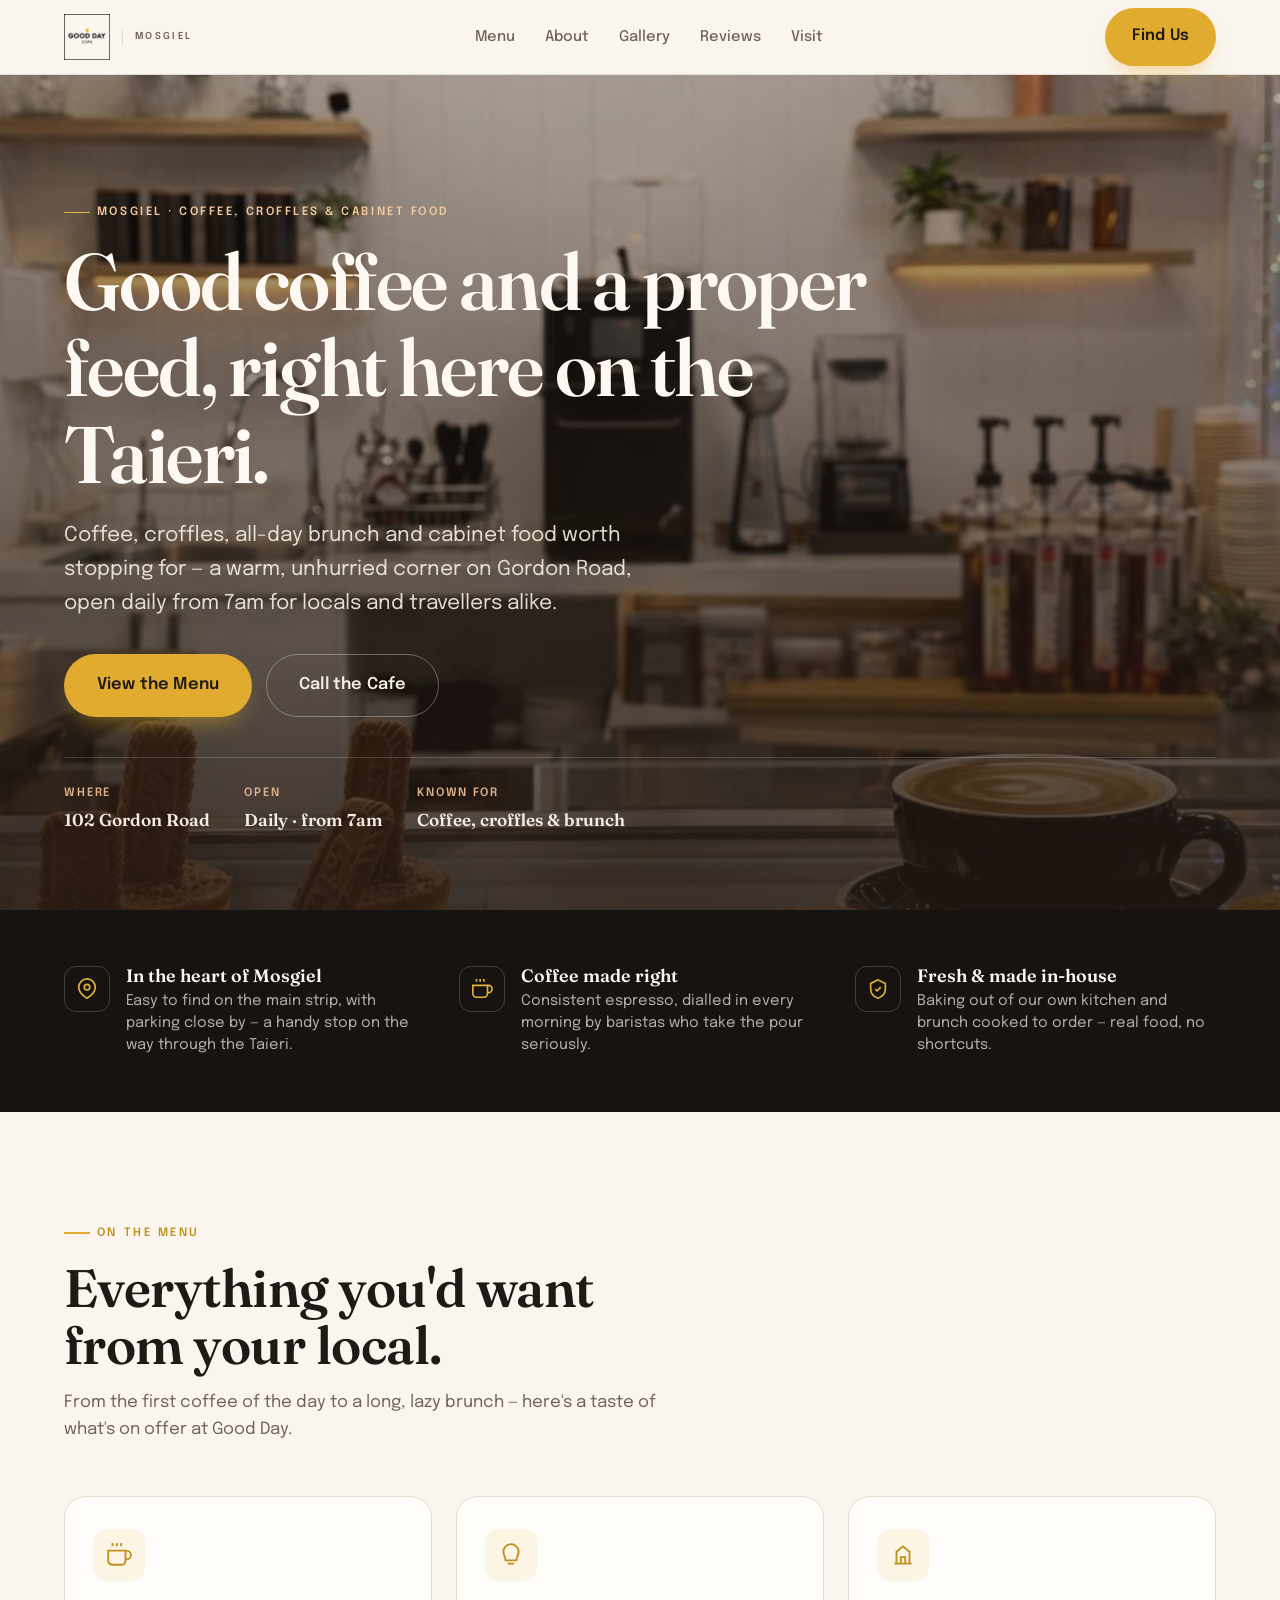
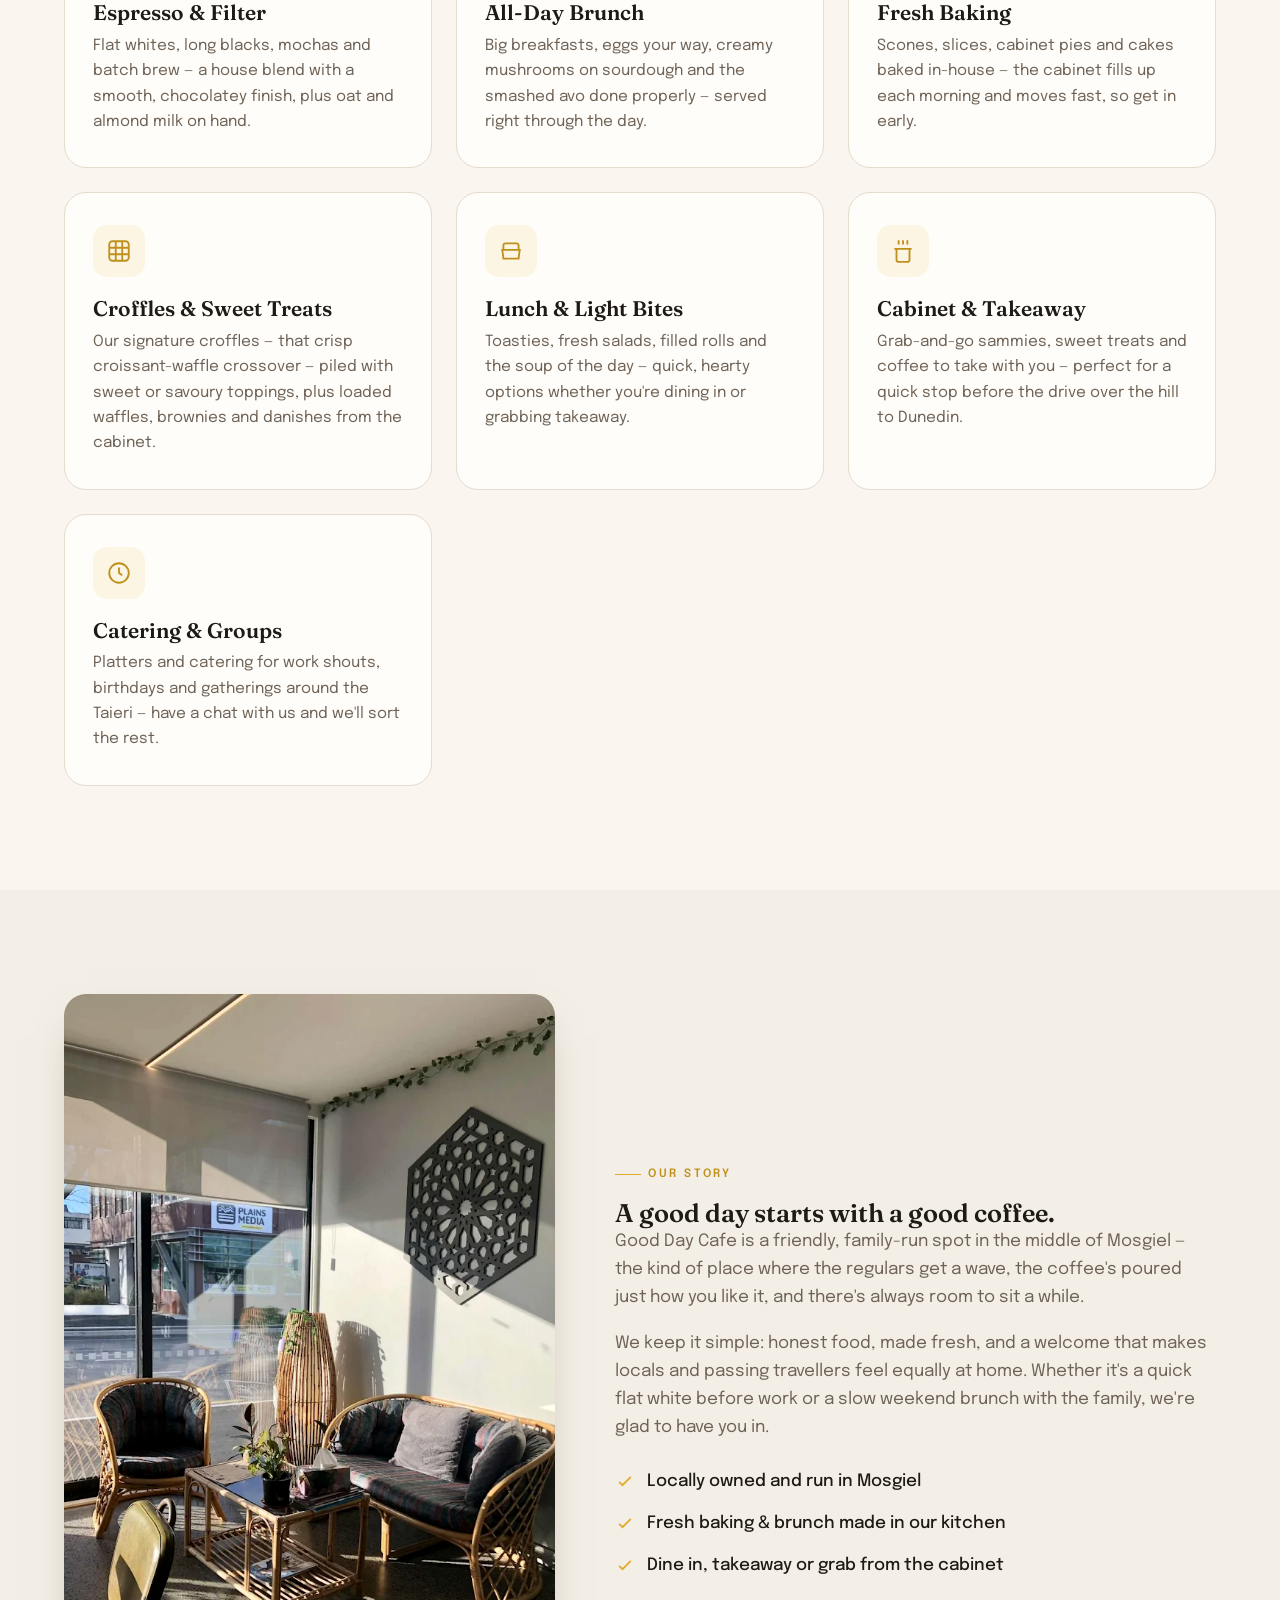
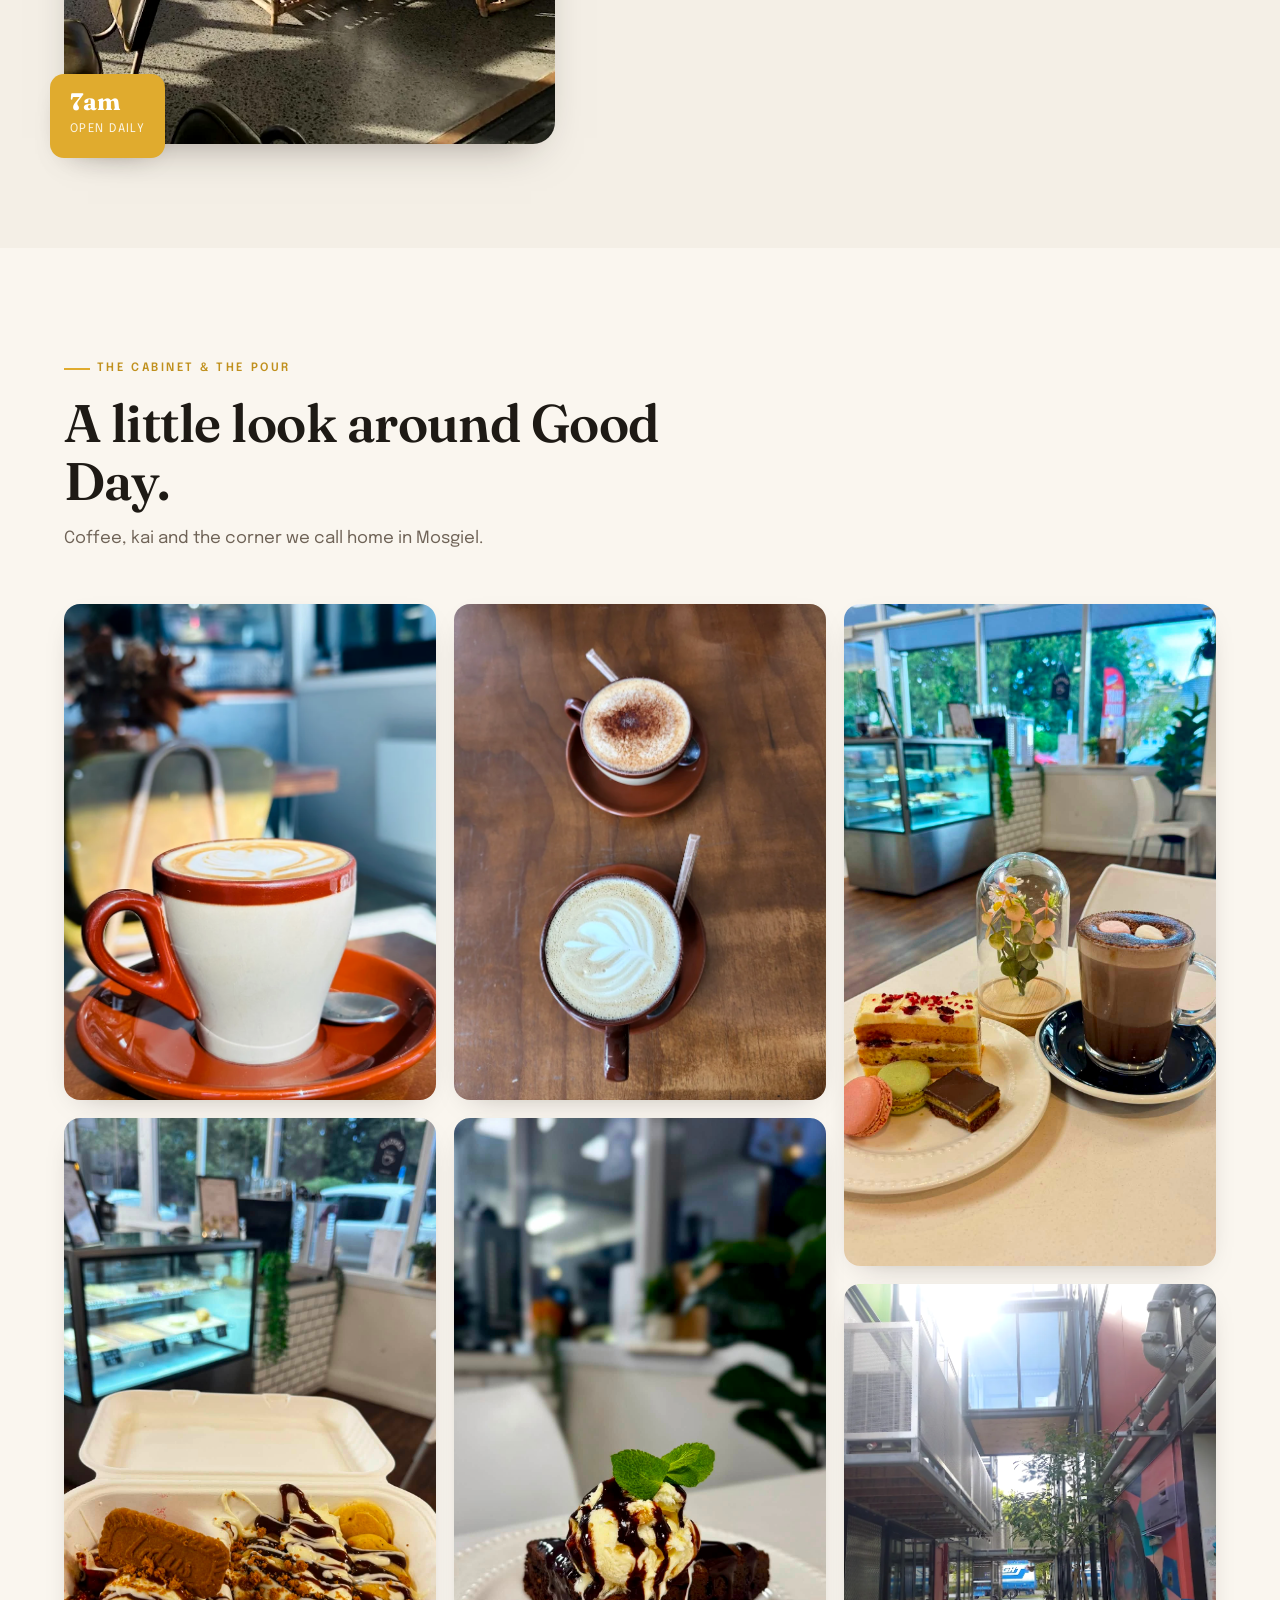
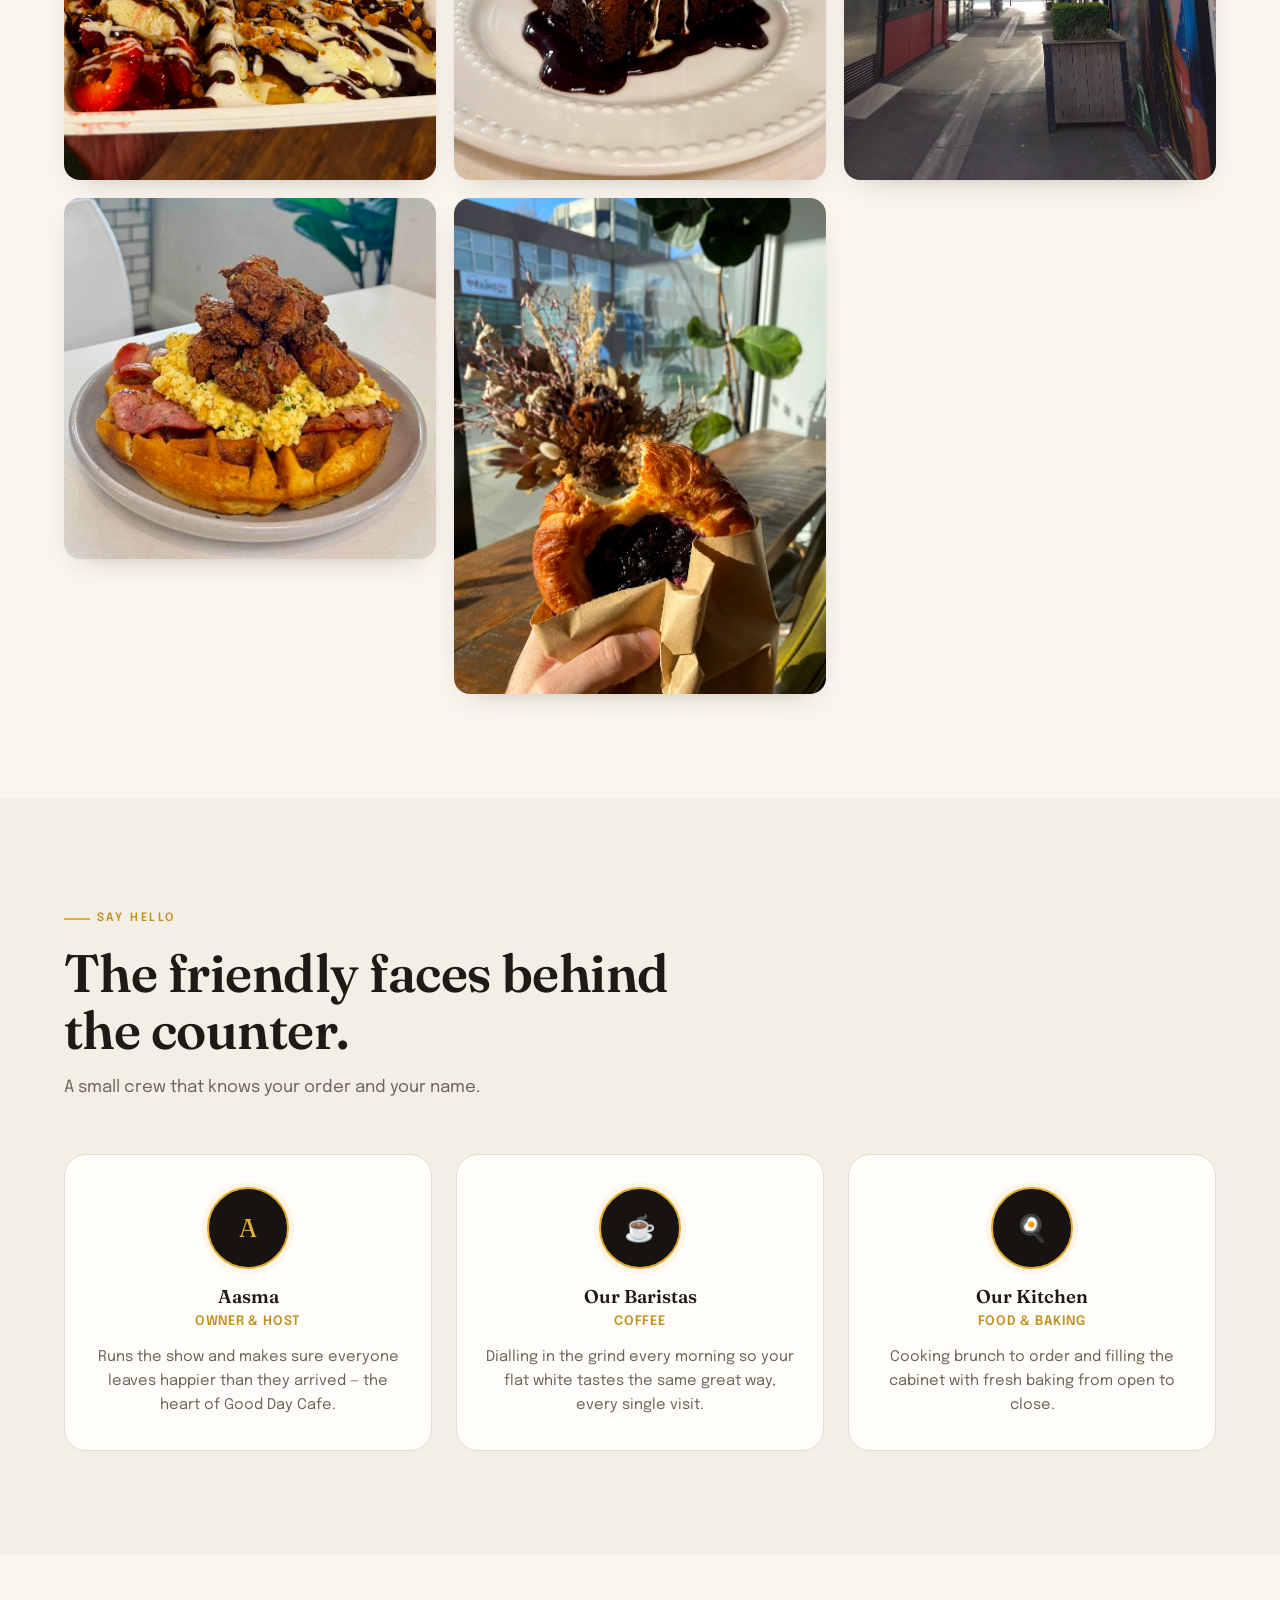
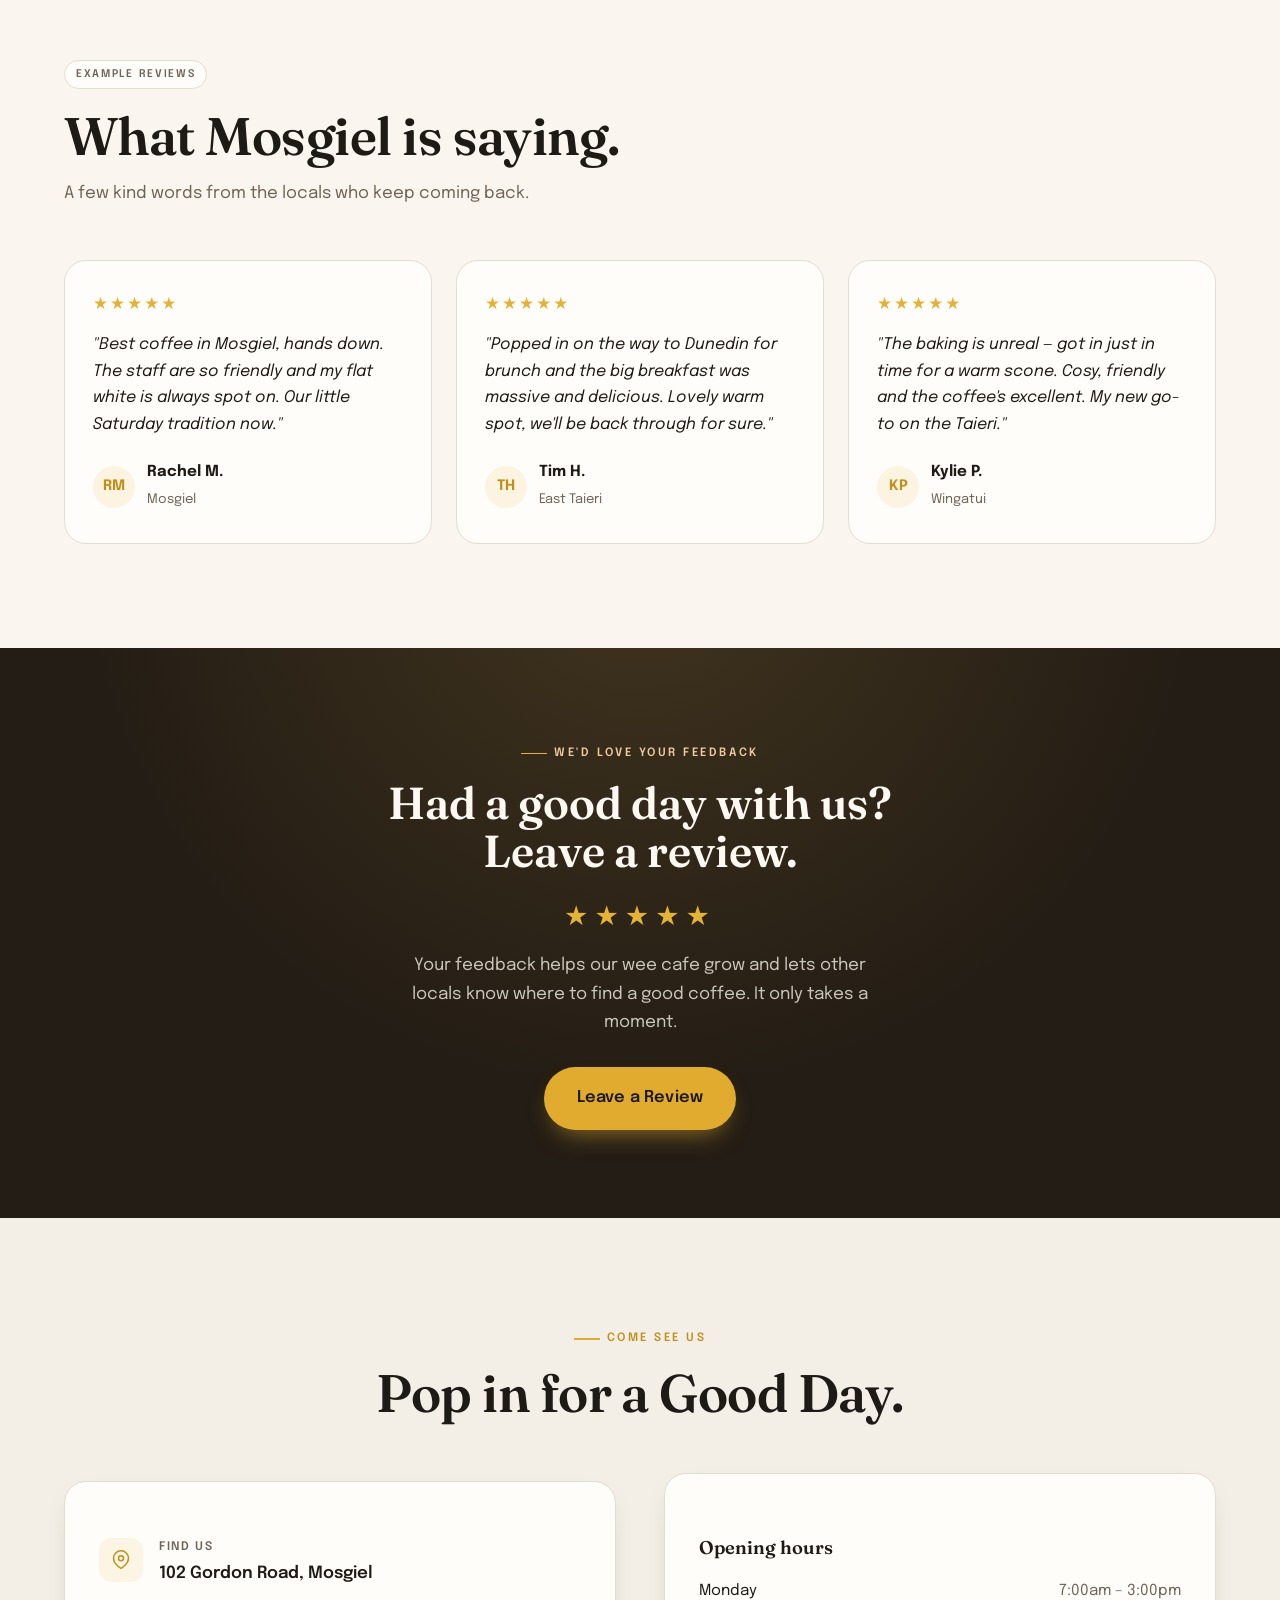
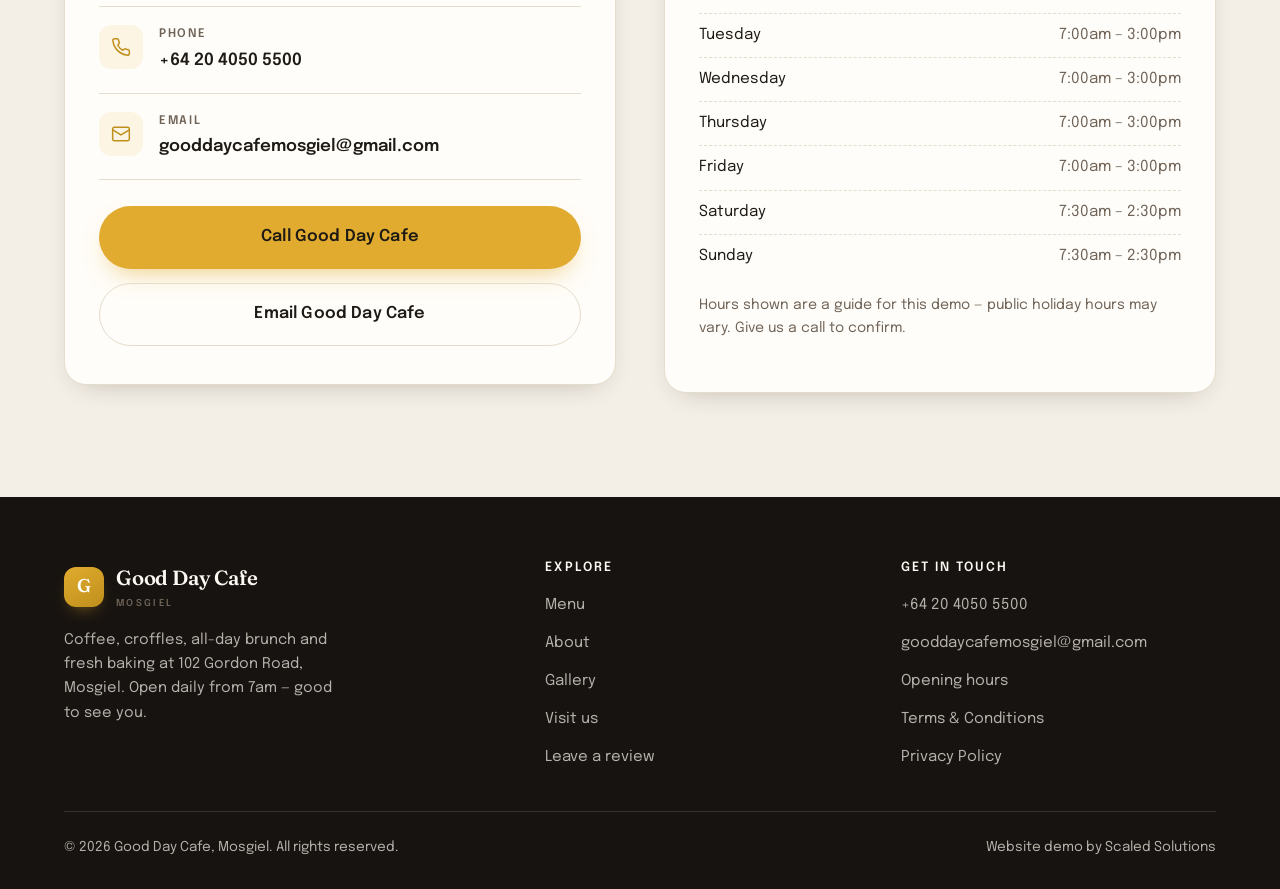
<file: index.html>
<!DOCTYPE html>
<html lang="en-NZ">
<head>
<meta charset="UTF-8">
<meta name="viewport" content="width=device-width, initial-scale=1.0">
<title>Good Day Cafe | Cafe &amp; Coffee, Mosgiel</title>
<meta name="description" content="Good Day Cafe in Mosgiel — proper coffee, all-day brunch and fresh baking on Gordon Road. A warm, unhurried spot for locals and Taieri travellers.">
<link rel="icon" type="image/png" href="images/favicon.png">
<meta property="og:title" content="Good Day Cafe | Cafe &amp; Coffee, Mosgiel">
<meta property="og:description" content="Proper coffee, all-day brunch and fresh baking in the heart of Mosgiel.">
<meta property="og:type" content="website">
<meta property="og:image" content="https://good-day-cafe-mosgiel-demo.vercel.app/images/hero.jpg">
<link rel="preconnect" href="https://fonts.googleapis.com">
<link rel="preconnect" href="https://fonts.gstatic.com" crossorigin>
<link href="https://fonts.googleapis.com/css2?family=Fraunces:opsz,wght@9..144,400;9..144,500;9..144,600;9..144,700&family=Epilogue:wght@400;500;600;700&display=swap" rel="stylesheet">
<link rel="stylesheet" href="styles.css">
</head>
<body>

<!-- Intro overlay -->
<div class="intro" id="intro">
  <div class="intro__logo">
    <img class="intro__img" src="images/logo.png" alt="Good Day Cafe">
    <span>Mosgiel</span>
    <div class="intro__bar"><i></i></div>
  </div>
</div>

<!-- Nav -->
<header class="nav">
  <div class="wrap nav__inner">
    <a class="brand" href="index.html" aria-label="Good Day Cafe Mosgiel">
      <img class="brand__img" src="images/logo.png" alt="Good Day Cafe">
      <span class="brand__town">Mosgiel</span>
    </a>
    <nav class="nav__links">
      <a href="#menu">Menu</a>
      <a href="#about">About</a>
      <a href="#gallery">Gallery</a>
      <a href="#reviews">Reviews</a>
      <a href="#visit">Visit</a>
    </nav>
    <div class="nav__cta">
      <a class="nav__phone" href="tel:+642040505500">+64 20 4050 5500</a>
      <a class="btn btn--primary" href="#visit">Find Us</a>
    </div>
  </div>
</header>

<!-- Hero -->
<section class="hero">
  <div class="hero__slides" id="heroSlides">
    <div class="hero__slide is-active" style="background-image:url('images/hero.jpg')"></div>
    <div class="hero__slide" style="background-image:url('images/breakfast-food.jpg')"></div>
    <div class="hero__slide" style="background-image:url('images/loaded-waffle.jpg')"></div>
    <div class="hero__slide" style="background-image:url('images/sign-plants.webp')"></div>
  </div>
  <div class="hero__scrim"></div>
  <div class="wrap hero__inner">
    <span class="eyebrow hero__eyebrow">Mosgiel &middot; Coffee, Croffles &amp; Cabinet Food</span>
    <h1>Good coffee and a proper feed, right here on the Taieri.</h1>
    <p>Coffee, croffles, all-day brunch and cabinet food worth stopping for — a warm, unhurried corner on Gordon Road, open daily from 7am for locals and travellers alike.</p>
    <div class="hero__actions">
      <a class="btn btn--primary btn--lg" href="#menu">View the Menu</a>
      <a class="btn btn--onDark btn--lg" href="tel:+642040505500">Call the Cafe</a>
    </div>
    <div class="hero__meta">
      <div><span>Where</span><strong>102 Gordon Road</strong></div>
      <div><span>Open</span><strong>Daily &middot; from 7am</strong></div>
      <div><span>Known for</span><strong>Coffee, croffles &amp; brunch</strong></div>
    </div>
  </div>
</section>

<!-- Trust strip -->
<section class="trust">
  <div class="wrap">
    <div class="trust__item">
      <div class="trust__ico"><svg width="22" height="22" viewBox="0 0 24 24" fill="none" stroke="currentColor" stroke-width="1.8"><path d="M21 10c0 7-9 12-9 12s-9-5-9-12a9 9 0 1 1 18 0Z"/><circle cx="12" cy="10" r="3"/></svg></div>
      <div><h3>In the heart of Mosgiel</h3><p>Easy to find on the main strip, with parking close by — a handy stop on the way through the Taieri.</p></div>
    </div>
    <div class="trust__item">
      <div class="trust__ico"><svg width="22" height="22" viewBox="0 0 24 24" fill="none" stroke="currentColor" stroke-width="1.8"><path d="M18 8h1a4 4 0 0 1 0 8h-1"/><path d="M2 8h16v9a4 4 0 0 1-4 4H6a4 4 0 0 1-4-4Z"/><path d="M6 1v3M10 1v3M14 1v3"/></svg></div>
      <div><h3>Coffee made right</h3><p>Consistent espresso, dialled in every morning by baristas who take the pour seriously.</p></div>
    </div>
    <div class="trust__item">
      <div class="trust__ico"><svg width="22" height="22" viewBox="0 0 24 24" fill="none" stroke="currentColor" stroke-width="1.8"><path d="M12 2 4 6v6c0 5 3.4 8.5 8 10 4.6-1.5 8-5 8-10V6Z"/><path d="m9 12 2 2 4-4"/></svg></div>
      <div><h3>Fresh &amp; made in-house</h3><p>Baking out of our own kitchen and brunch cooked to order — real food, no shortcuts.</p></div>
    </div>
  </div>
</section>

<!-- Services / Menu highlights -->
<section class="section section--cream" id="menu">
  <div class="wrap">
    <div class="section-head reveal">
      <span class="eyebrow">On the menu</span>
      <h2>Everything you'd want from your local.</h2>
      <p>From the first coffee of the day to a long, lazy brunch — here's a taste of what's on offer at Good Day.</p>
    </div>
    <div class="svc-grid">
      <div class="svc reveal">
        <div class="svc__ico"><svg width="26" height="26" viewBox="0 0 24 24" fill="none" stroke="currentColor" stroke-width="1.7"><path d="M18 8h1a4 4 0 0 1 0 8h-1"/><path d="M2 8h16v9a4 4 0 0 1-4 4H6a4 4 0 0 1-4-4Z"/><path d="M6 1v3M10 1v3M14 1v3"/></svg></div>
        <h3>Espresso &amp; Filter</h3>
        <p>Flat whites, long blacks, mochas and batch brew — a house blend with a smooth, chocolatey finish, plus oat and almond milk on hand.</p>
      </div>
      <div class="svc reveal">
        <div class="svc__ico"><svg width="26" height="26" viewBox="0 0 24 24" fill="none" stroke="currentColor" stroke-width="1.7"><path d="M12 2a7 7 0 0 0-7 7c0 3 2 5 2 8h10c0-3 2-5 2-8a7 7 0 0 0-7-7Z"/><path d="M9 20h6"/></svg></div>
        <h3>All-Day Brunch</h3>
        <p>Big breakfasts, eggs your way, creamy mushrooms on sourdough and the smashed avo done properly — served right through the day.</p>
      </div>
      <div class="svc reveal">
        <div class="svc__ico"><svg width="26" height="26" viewBox="0 0 24 24" fill="none" stroke="currentColor" stroke-width="1.7"><path d="M4 20h16M6 20V9l6-5 6 5v11"/><path d="M10 20v-6h4v6"/></svg></div>
        <h3>Fresh Baking</h3>
        <p>Scones, slices, cabinet pies and cakes baked in-house — the cabinet fills up each morning and moves fast, so get in early.</p>
      </div>
      <div class="svc reveal">
        <div class="svc__ico"><svg width="26" height="26" viewBox="0 0 24 24" fill="none" stroke="currentColor" stroke-width="1.7"><rect x="3" y="3" width="18" height="18" rx="3"/><path d="M3 9h18M3 15h18M9 3v18M15 3v18"/></svg></div>
        <h3>Croffles &amp; Sweet Treats</h3>
        <p>Our signature croffles — that crisp croissant-waffle crossover — piled with sweet or savoury toppings, plus loaded waffles, brownies and danishes from the cabinet.</p>
      </div>
      <div class="svc reveal">
        <div class="svc__ico"><svg width="26" height="26" viewBox="0 0 24 24" fill="none" stroke="currentColor" stroke-width="1.7"><path d="M3 11h18M5 11V7a2 2 0 0 1 2-2h10a2 2 0 0 1 2 2v4M4 11l1 8h14l1-8"/></svg></div>
        <h3>Lunch &amp; Light Bites</h3>
        <p>Toasties, fresh salads, filled rolls and the soup of the day — quick, hearty options whether you're dining in or grabbing takeaway.</p>
      </div>
      <div class="svc reveal">
        <div class="svc__ico"><svg width="26" height="26" viewBox="0 0 24 24" fill="none" stroke="currentColor" stroke-width="1.7"><path d="M8 2v4M12 2v4M16 2v4M4 10h16M6 10v10a2 2 0 0 0 2 2h8a2 2 0 0 0 2-2V10"/></svg></div>
        <h3>Cabinet &amp; Takeaway</h3>
        <p>Grab-and-go sammies, sweet treats and coffee to take with you — perfect for a quick stop before the drive over the hill to Dunedin.</p>
      </div>
      <div class="svc reveal">
        <div class="svc__ico"><svg width="26" height="26" viewBox="0 0 24 24" fill="none" stroke="currentColor" stroke-width="1.7"><circle cx="12" cy="12" r="9"/><path d="M12 7v5l3 2"/></svg></div>
        <h3>Catering &amp; Groups</h3>
        <p>Platters and catering for work shouts, birthdays and gatherings around the Taieri — have a chat with us and we'll sort the rest.</p>
      </div>
    </div>
  </div>
</section>

<!-- About -->
<section class="section section--bone" id="about">
  <div class="wrap about">
    <div class="about__media reveal">
      <img src="images/seating.webp" width="1000" height="750" alt="Warm interior seating at Good Day Cafe Mosgiel" loading="lazy">
      <div class="about__tag"><strong>7am</strong><span>Open daily</span></div>
    </div>
    <div class="about__body reveal">
      <span class="eyebrow">Our story</span>
      <h2>A good day starts with a good coffee.</h2>
      <p>Good Day Cafe is a friendly, family-run spot in the middle of Mosgiel — the kind of place where the regulars get a wave, the coffee's poured just how you like it, and there's always room to sit a while.</p>
      <p>We keep it simple: honest food, made fresh, and a welcome that makes locals and passing travellers feel equally at home. Whether it's a quick flat white before work or a slow weekend brunch with the family, we're glad to have you in.</p>
      <ul class="checklist">
        <li><svg width="20" height="20" viewBox="0 0 24 24" fill="none" stroke="currentColor" stroke-width="2.2"><path d="m5 13 4 4L19 7"/></svg> Locally owned and run in Mosgiel</li>
        <li><svg width="20" height="20" viewBox="0 0 24 24" fill="none" stroke="currentColor" stroke-width="2.2"><path d="m5 13 4 4L19 7"/></svg> Fresh baking &amp; brunch made in our kitchen</li>
        <li><svg width="20" height="20" viewBox="0 0 24 24" fill="none" stroke="currentColor" stroke-width="2.2"><path d="m5 13 4 4L19 7"/></svg> Dine in, takeaway or grab from the cabinet</li>
      </ul>
    </div>
  </div>
</section>

<!-- Gallery -->
<section class="section section--cream" id="gallery">
  <div class="wrap">
    <div class="section-head reveal">
      <span class="eyebrow">The cabinet &amp; the pour</span>
      <h2>A little look around Good Day.</h2>
      <p>Coffee, kai and the corner we call home in Mosgiel.</p>
    </div>
    <div class="gallery reveal">
      <img src="images/coffee.webp" alt="Flat white with latte art at Good Day Cafe" loading="lazy">
      <img src="images/breakfast.jpg" alt="Breakfast plate at Good Day Cafe Mosgiel" loading="lazy">
      <img src="images/loaded-waffle.jpg" alt="Loaded waffle" loading="lazy">
      <img src="images/coffee-hotchoc.webp" alt="Coffee and hot chocolate" loading="lazy">
      <img src="images/brownie-icecream.jpg" alt="Warm brownie with ice cream" loading="lazy">
      <img src="images/danish.webp" alt="Fresh danish pastry" loading="lazy">
      <img src="images/sweet-treats.jpg" alt="Sweet treats from the cabinet" loading="lazy">
      <img src="images/alley.webp" alt="Good Day Cafe alley entrance and seating in Mosgiel" loading="lazy">
    </div>
  </div>
</section>

<!-- Crew -->
<section class="section section--bone" id="crew">
  <div class="wrap">
    <div class="section-head reveal">
      <span class="eyebrow">Say hello</span>
      <h2>The friendly faces behind the counter.</h2>
      <p>A small crew that knows your order and your name.</p>
    </div>
    <div class="crew-grid">
      <div class="crew reveal">
        <div class="crew__avatar">A</div>
        <h3>Aasma</h3>
        <div class="role">Owner &amp; Host</div>
        <p>Runs the show and makes sure everyone leaves happier than they arrived — the heart of Good Day Cafe.</p>
      </div>
      <div class="crew reveal">
        <div class="crew__avatar">☕</div>
        <h3>Our Baristas</h3>
        <div class="role">Coffee</div>
        <p>Dialling in the grind every morning so your flat white tastes the same great way, every single visit.</p>
      </div>
      <div class="crew reveal">
        <div class="crew__avatar">🍳</div>
        <h3>Our Kitchen</h3>
        <div class="role">Food &amp; Baking</div>
        <p>Cooking brunch to order and filling the cabinet with fresh baking from open to close.</p>
      </div>
    </div>
  </div>
</section>

<!-- Reviews -->
<section class="section section--cream" id="reviews">
  <div class="wrap">
    <div class="section-head reveal">
      <span class="badge">Example reviews</span>
      <h2>What Mosgiel is saying.</h2>
      <p>A few kind words from the locals who keep coming back.</p>
    </div>
    <div class="rev-grid">
      <div class="rev reveal">
        <div class="rev__stars">★★★★★</div>
        <p>"Best coffee in Mosgiel, hands down. The staff are so friendly and my flat white is always spot on. Our little Saturday tradition now."</p>
        <div class="rev__who"><div class="rev__ini">RM</div><div><strong>Rachel M.</strong><span>Mosgiel</span></div></div>
      </div>
      <div class="rev reveal">
        <div class="rev__stars">★★★★★</div>
        <p>"Popped in on the way to Dunedin for brunch and the big breakfast was massive and delicious. Lovely warm spot, we'll be back through for sure."</p>
        <div class="rev__who"><div class="rev__ini">TH</div><div><strong>Tim H.</strong><span>East Taieri</span></div></div>
      </div>
      <div class="rev reveal">
        <div class="rev__stars">★★★★★</div>
        <p>"The baking is unreal — got in just in time for a warm scone. Cosy, friendly and the coffee's excellent. My new go-to on the Taieri."</p>
        <div class="rev__who"><div class="rev__ini">KP</div><div><strong>Kylie P.</strong><span>Wingatui</span></div></div>
      </div>
    </div>
  </div>
</section>

<!-- Review funnel banner -->
<section class="funnel">
  <div class="wrap">
    <span class="eyebrow hero__eyebrow" style="justify-content:center;display:inline-flex">We'd love your feedback</span>
    <h2>Had a good day with us? Leave a review.</h2>
    <div class="funnel__stars">★★★★★</div>
    <p>Your feedback helps our wee cafe grow and lets other locals know where to find a good coffee. It only takes a moment.</p>
    <a class="btn btn--primary btn--lg" href="review.html">Leave a Review</a>
  </div>
</section>

<!-- Contact / Visit -->
<section class="section section--bone" id="visit">
  <div class="wrap">
    <div class="section-head reveal" style="max-width:none;text-align:center;margin-left:auto;margin-right:auto">
      <span class="eyebrow" style="justify-content:center;display:inline-flex">Come see us</span>
      <h2>Pop in for a Good Day.</h2>
    </div>
    <div class="contact-grid">
      <div class="contact__card reveal">
        <div class="contact__row">
          <div class="contact__ico"><svg width="20" height="20" viewBox="0 0 24 24" fill="none" stroke="currentColor" stroke-width="1.8"><path d="M21 10c0 7-9 12-9 12s-9-5-9-12a9 9 0 1 1 18 0Z"/><circle cx="12" cy="10" r="3"/></svg></div>
          <div><span>Find us</span><strong>102 Gordon Road, Mosgiel</strong></div>
        </div>
        <div class="contact__row">
          <div class="contact__ico"><svg width="20" height="20" viewBox="0 0 24 24" fill="none" stroke="currentColor" stroke-width="1.8"><path d="M22 16.9v3a2 2 0 0 1-2.2 2 19.8 19.8 0 0 1-8.6-3 19.5 19.5 0 0 1-6-6 19.8 19.8 0 0 1-3-8.6A2 2 0 0 1 4.1 2h3a2 2 0 0 1 2 1.7c.1.9.4 1.8.7 2.7a2 2 0 0 1-.5 2.1L8.1 9.9a16 16 0 0 0 6 6l1.4-1.2a2 2 0 0 1 2.1-.4c.9.3 1.8.6 2.7.7a2 2 0 0 1 1.7 2Z"/></svg></div>
          <div><span>Phone</span><strong>+64 20 4050 5500</strong></div>
        </div>
        <div class="contact__row">
          <div class="contact__ico"><svg width="20" height="20" viewBox="0 0 24 24" fill="none" stroke="currentColor" stroke-width="1.8"><rect x="2" y="4" width="20" height="16" rx="2"/><path d="m22 7-10 6L2 7"/></svg></div>
          <div><span>Email</span><strong>gooddaycafemosgiel@gmail.com</strong></div>
        </div>
        <div class="contact__actions">
          <a class="btn btn--primary btn--lg" href="tel:+642040505500">Call Good Day Cafe</a>
          <a class="btn btn--ghost btn--lg" href="mailto:gooddaycafemosgiel@gmail.com">Email Good Day Cafe</a>
        </div>
      </div>
      <div class="contact__card reveal">
        <div class="contact__hours">
          <h3>Opening hours</h3>
          <ul class="hours-list">
            <li>Monday <span>7:00am – 3:00pm</span></li>
            <li>Tuesday <span>7:00am – 3:00pm</span></li>
            <li>Wednesday <span>7:00am – 3:00pm</span></li>
            <li>Thursday <span>7:00am – 3:00pm</span></li>
            <li>Friday <span>7:00am – 3:00pm</span></li>
            <li>Saturday <span>7:30am – 2:30pm</span></li>
            <li>Sunday <span>7:30am – 2:30pm</span></li>
          </ul>
          <p style="color:var(--muted);font-size:.88rem;margin-top:16px">Hours shown are a guide for this demo — public holiday hours may vary. Give us a call to confirm.</p>
        </div>
      </div>
    </div>
  </div>
</section>

<!-- Footer -->
<footer class="footer">
  <div class="wrap">
    <div class="footer__top">
      <div>
        <a class="brand" href="index.html"><span class="brand__mark">G</span><span style="color:#fdf8f1">Good Day Cafe<small>Mosgiel</small></span></a>
        <p>Coffee, croffles, all-day brunch and fresh baking at 102 Gordon Road, Mosgiel. Open daily from 7am — good to see you.</p>
      </div>
      <div>
        <h4>Explore</h4>
        <ul>
          <li><a href="#menu">Menu</a></li>
          <li><a href="#about">About</a></li>
          <li><a href="#gallery">Gallery</a></li>
          <li><a href="#visit">Visit us</a></li>
          <li><a href="review.html">Leave a review</a></li>
        </ul>
      </div>
      <div>
        <h4>Get in touch</h4>
        <ul>
          <li><a href="tel:+642040505500">+64 20 4050 5500</a></li>
          <li><a href="mailto:gooddaycafemosgiel@gmail.com">gooddaycafemosgiel@gmail.com</a></li>
          <li><a href="#visit">Opening hours</a></li>
          <li><a href="terms.html">Terms &amp; Conditions</a></li>
          <li><a href="privacy.html">Privacy Policy</a></li>
        </ul>
      </div>
    </div>
    <div class="footer__bottom">
      <span>&copy; <span id="yr"></span> Good Day Cafe, Mosgiel. All rights reserved.</span>
      <span>Website demo by Scaled Solutions</span>
    </div>
  </div>
</footer>

<script>
// Intro overlay
window.addEventListener('load',()=>{setTimeout(()=>document.getElementById('intro').classList.add('hide'),1400)});
document.getElementById('yr').textContent=new Date().getFullYear();

// Hero rotation
(function(){
  const reduce=window.matchMedia('(prefers-reduced-motion: reduce)').matches;
  if(reduce)return;
  const slides=[...document.querySelectorAll('.hero__slide')];
  let i=0;
  setInterval(()=>{slides[i].classList.remove('is-active');i=(i+1)%slides.length;slides[i].classList.add('is-active');},6000);
})();

// Reveal on scroll
const io=new IntersectionObserver((es)=>{es.forEach(e=>{if(e.isIntersecting){e.target.classList.add('in');io.unobserve(e.target)}})},{threshold:0.12});
document.querySelectorAll('.reveal').forEach(el=>io.observe(el));
</script>
</body>
</html>
</file>
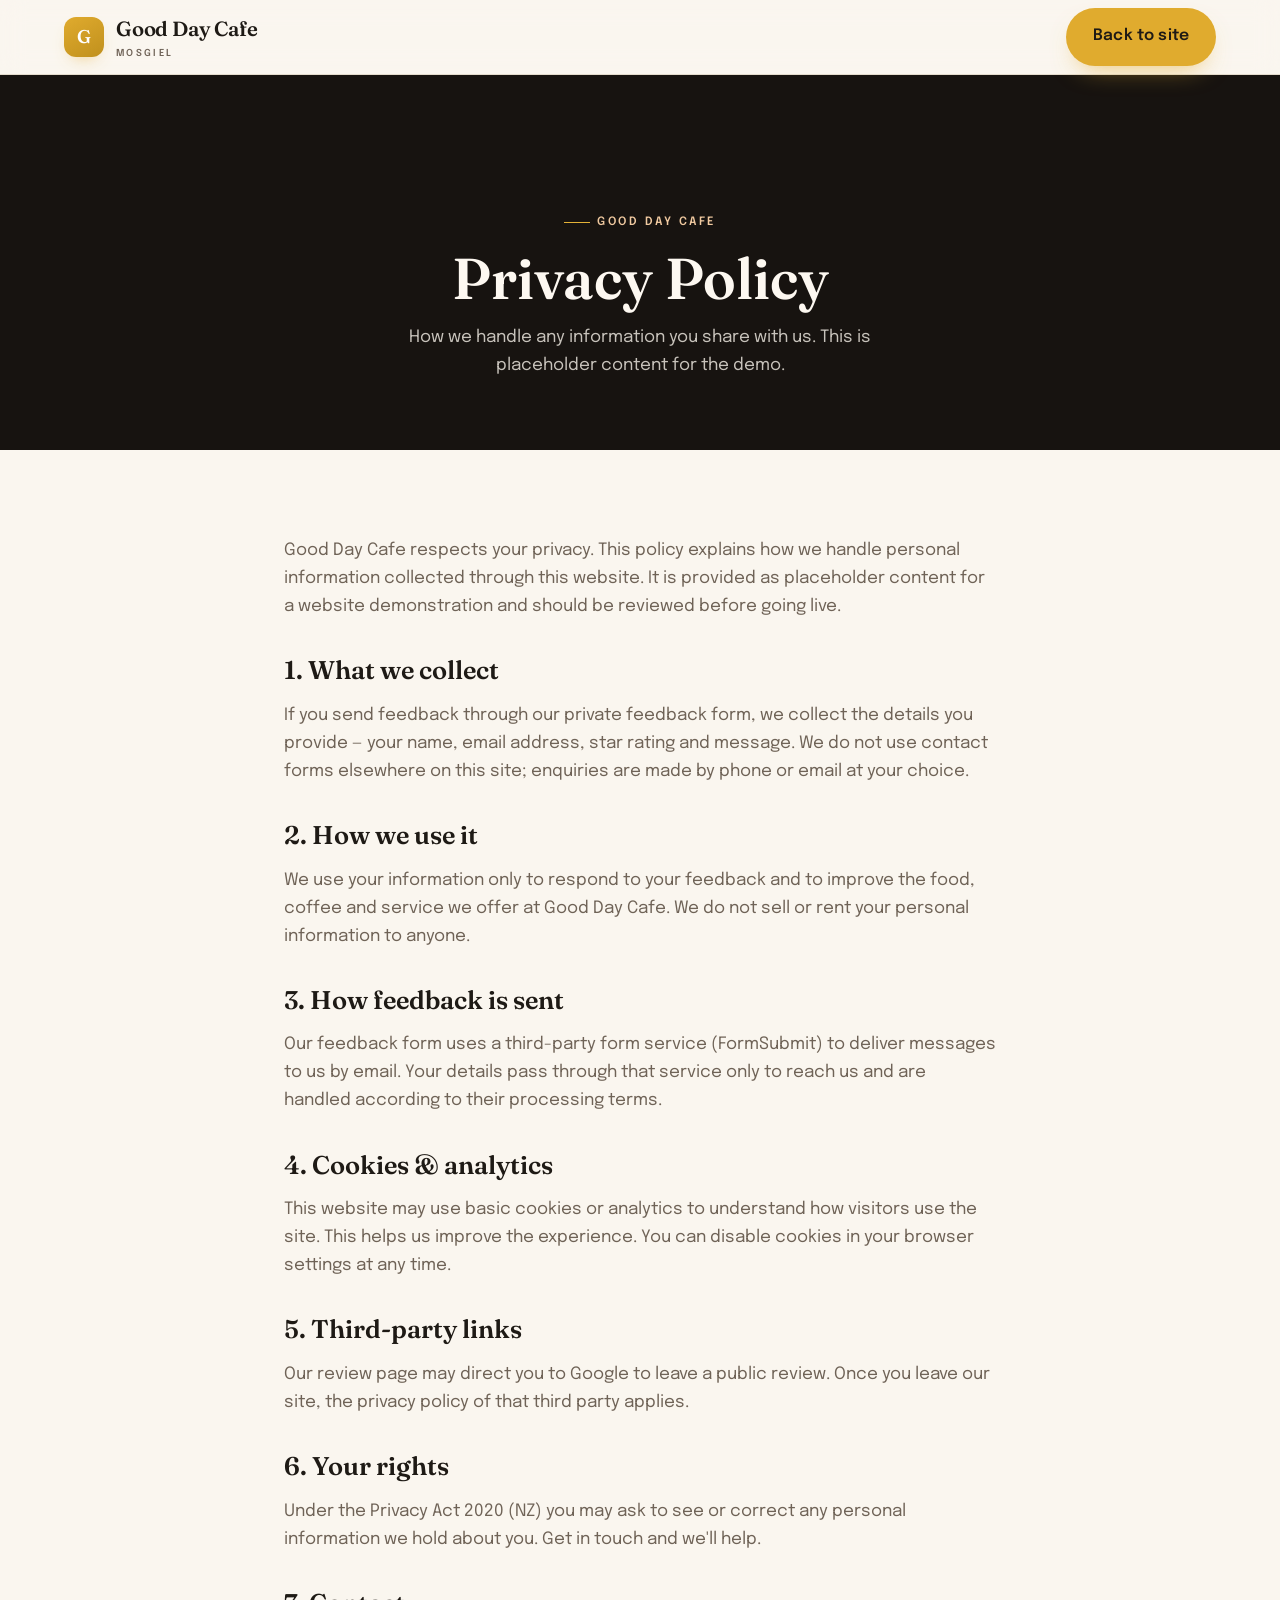
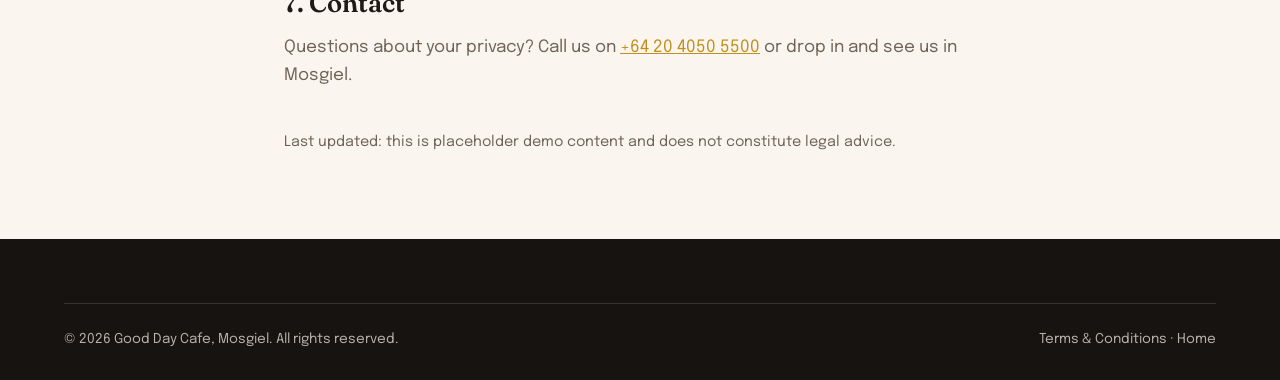
<file: privacy.html>
<!DOCTYPE html>
<html lang="en-NZ">
<head>
<meta charset="UTF-8">
<meta name="viewport" content="width=device-width, initial-scale=1.0">
<title>Privacy Policy | Good Day Cafe, Mosgiel</title>
<meta name="description" content="Privacy policy for the Good Day Cafe website, Mosgiel.">
<link rel="icon" href="data:image/svg+xml,%3Csvg xmlns='http://www.w3.org/2000/svg' viewBox='0 0 40 40'%3E%3Crect width='40' height='40' rx='10' fill='%23c65d3b'/%3E%3Ctext x='50%25' y='55%25' font-family='Georgia,serif' font-size='22' fill='white' text-anchor='middle' dominant-baseline='middle'%3EG%3C/text%3E%3C/svg%3E">
<link rel="preconnect" href="https://fonts.googleapis.com">
<link rel="preconnect" href="https://fonts.gstatic.com" crossorigin>
<link href="https://fonts.googleapis.com/css2?family=Fraunces:opsz,wght@9..144,400;9..144,500;9..144,600;9..144,700&family=Epilogue:wght@400;500;600;700&display=swap" rel="stylesheet">
<link rel="stylesheet" href="styles.css">
</head>
<body>
<header class="nav">
  <div class="wrap nav__inner">
    <a class="brand" href="index.html"><span class="brand__mark">G</span><span>Good Day Cafe<small>Mosgiel</small></span></a>
    <div class="nav__cta"><a class="btn btn--primary" href="index.html">Back to site</a></div>
  </div>
</header>

<section class="subhero">
  <div class="wrap">
    <span class="eyebrow hero__eyebrow" style="justify-content:center;display:inline-flex">Good Day Cafe</span>
    <h1>Privacy Policy</h1>
    <p>How we handle any information you share with us. This is placeholder content for the demo.</p>
  </div>
</section>

<div class="prose">
  <p>Good Day Cafe respects your privacy. This policy explains how we handle personal information collected through this website. It is provided as placeholder content for a website demonstration and should be reviewed before going live.</p>

  <h2>1. What we collect</h2>
  <p>If you send feedback through our private feedback form, we collect the details you provide — your name, email address, star rating and message. We do not use contact forms elsewhere on this site; enquiries are made by phone or email at your choice.</p>

  <h2>2. How we use it</h2>
  <p>We use your information only to respond to your feedback and to improve the food, coffee and service we offer at Good Day Cafe. We do not sell or rent your personal information to anyone.</p>

  <h2>3. How feedback is sent</h2>
  <p>Our feedback form uses a third-party form service (FormSubmit) to deliver messages to us by email. Your details pass through that service only to reach us and are handled according to their processing terms.</p>

  <h2>4. Cookies &amp; analytics</h2>
  <p>This website may use basic cookies or analytics to understand how visitors use the site. This helps us improve the experience. You can disable cookies in your browser settings at any time.</p>

  <h2>5. Third-party links</h2>
  <p>Our review page may direct you to Google to leave a public review. Once you leave our site, the privacy policy of that third party applies.</p>

  <h2>6. Your rights</h2>
  <p>Under the Privacy Act 2020 (NZ) you may ask to see or correct any personal information we hold about you. Get in touch and we'll help.</p>

  <h2>7. Contact</h2>
  <p>Questions about your privacy? Call us on <a href="tel:+642040505500">+64 20 4050 5500</a> or drop in and see us in Mosgiel.</p>

  <p style="margin-top:40px;font-size:.9rem">Last updated: this is placeholder demo content and does not constitute legal advice.</p>
</div>

<footer class="footer">
  <div class="wrap">
    <div class="footer__bottom" style="border-top:1px solid rgba(244,239,230,.14);padding-top:24px">
      <span>&copy; <span id="yr"></span> Good Day Cafe, Mosgiel. All rights reserved.</span>
      <span><a href="terms.html">Terms &amp; Conditions</a> &middot; <a href="index.html">Home</a></span>
    </div>
  </div>
</footer>
<script>document.getElementById('yr').textContent=new Date().getFullYear();</script>
</body>
</html>
</file>
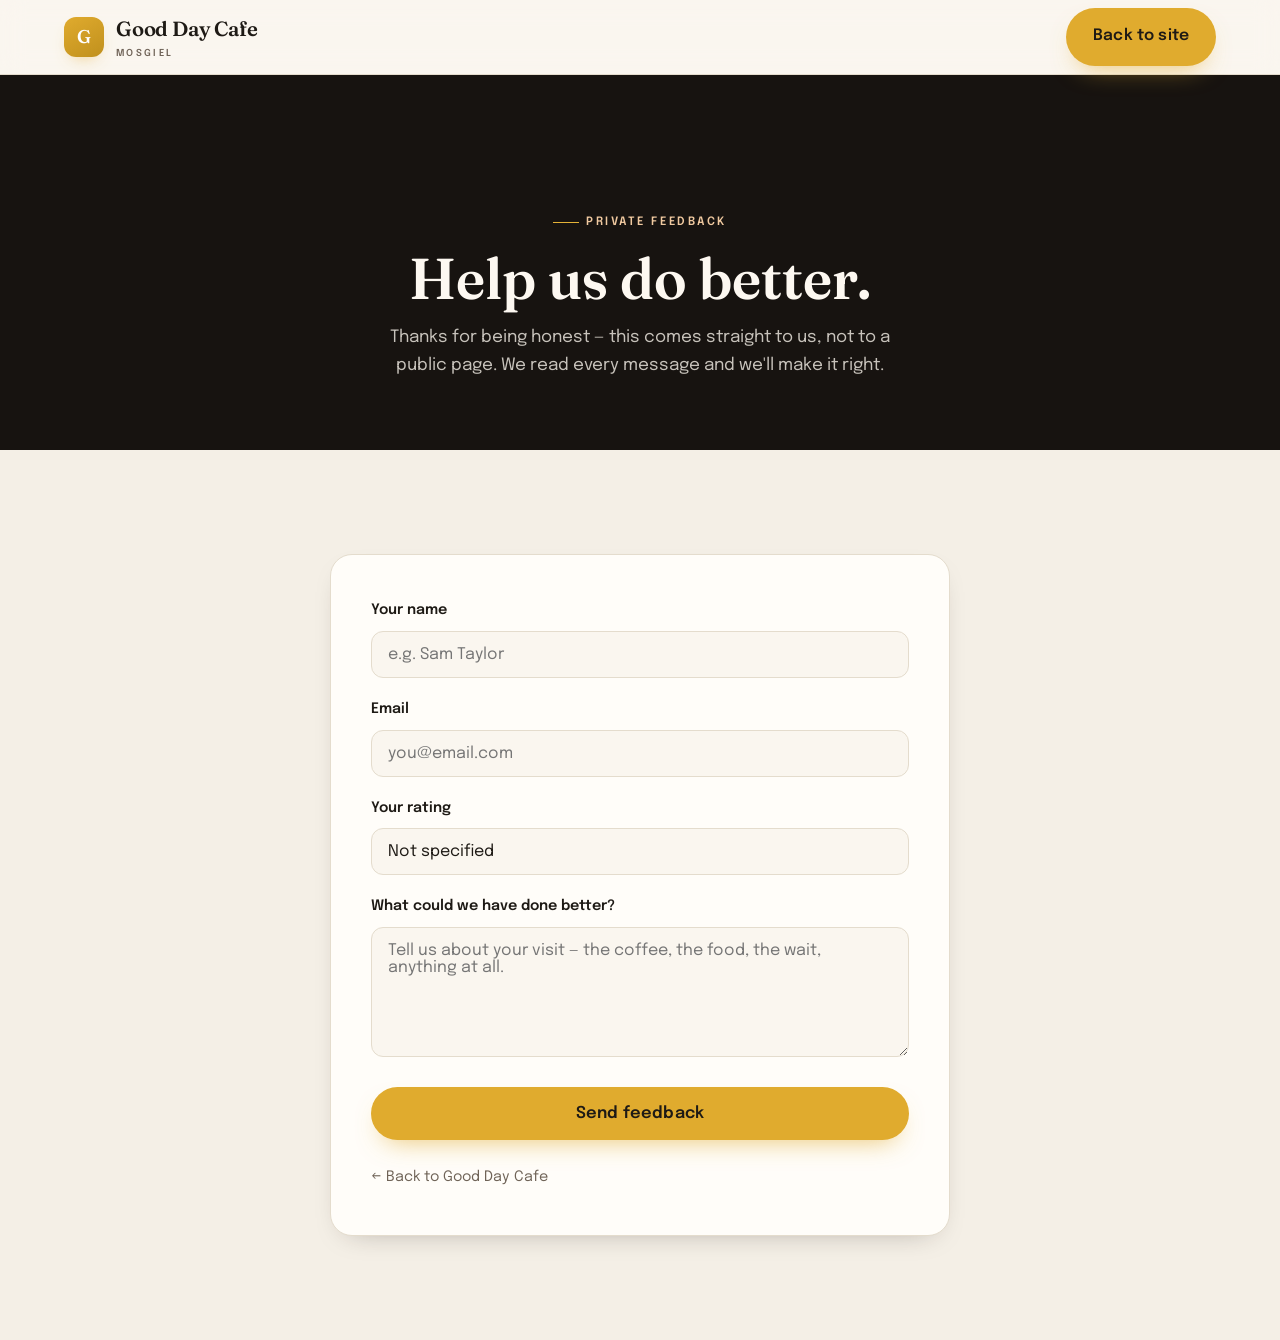
<file: private.html>
<!DOCTYPE html>
<html lang="en-NZ">
<head>
<meta charset="UTF-8">
<meta name="viewport" content="width=device-width, initial-scale=1.0">
<title>Share Your Feedback | Good Day Cafe, Mosgiel</title>
<meta name="description" content="Tell Good Day Cafe in Mosgiel how we can do better. Your feedback comes straight to us, privately.">
<link rel="icon" href="data:image/svg+xml,%3Csvg xmlns='http://www.w3.org/2000/svg' viewBox='0 0 40 40'%3E%3Crect width='40' height='40' rx='10' fill='%23c65d3b'/%3E%3Ctext x='50%25' y='55%25' font-family='Georgia,serif' font-size='22' fill='white' text-anchor='middle' dominant-baseline='middle'%3EG%3C/text%3E%3C/svg%3E">
<link rel="preconnect" href="https://fonts.googleapis.com">
<link rel="preconnect" href="https://fonts.gstatic.com" crossorigin>
<link href="https://fonts.googleapis.com/css2?family=Fraunces:opsz,wght@9..144,400;9..144,500;9..144,600;9..144,700&family=Epilogue:wght@400;500;600;700&display=swap" rel="stylesheet">
<link rel="stylesheet" href="styles.css">
<style>
.fb-card{max-width:620px;margin:0 auto;background:var(--paper);border:1px solid var(--line);border-radius:var(--radius-lg);padding:44px 40px;box-shadow:var(--shadow-soft)}
.field{margin-bottom:20px}
.field label{display:block;font-weight:600;font-size:.9rem;margin-bottom:8px}
.field input,.field textarea{width:100%;padding:14px 16px;border:1.5px solid var(--line);border-radius:12px;font-family:'Epilogue',sans-serif;font-size:1rem;background:var(--cream);color:var(--ink);transition:border-color .2s}
.field input:focus,.field textarea:focus{outline:none;border-color:var(--accent)}
.field textarea{min-height:130px;resize:vertical}
.star-row{display:flex;gap:6px;font-size:1.8rem;color:var(--gold);margin-bottom:8px}
.star-row .off{color:#d9cbb6}
.success{display:none;text-align:center;padding:20px 0}
.success.show{display:block}
.success .circle{width:74px;height:74px;border-radius:50%;background:rgba(198,93,59,.12);color:var(--accent-deep);display:grid;place-items:center;margin:0 auto 20px}
.back{display:inline-flex;align-items:center;gap:8px;color:var(--muted);font-size:.9rem;margin-top:26px}
.back:hover{color:var(--accent-deep)}
</style>
</head>
<body>
<header class="nav">
  <div class="wrap nav__inner">
    <a class="brand" href="index.html"><span class="brand__mark">G</span><span>Good Day Cafe<small>Mosgiel</small></span></a>
    <div class="nav__cta"><a class="btn btn--primary" href="index.html">Back to site</a></div>
  </div>
</header>

<section class="subhero">
  <div class="wrap">
    <span class="eyebrow hero__eyebrow" style="justify-content:center;display:inline-flex">Private feedback</span>
    <h1>Help us do better.</h1>
    <p>Thanks for being honest — this comes straight to us, not to a public page. We read every message and we'll make it right.</p>
  </div>
</section>

<section class="section section--bone">
  <div class="wrap">
    <div class="fb-card reveal in">
      <div id="formWrap">
        <div class="star-row" id="starRow" aria-hidden="true">★★★★★</div>
        <form action="https://formsubmit.co/hello@gooddaycafemosgiel.co.nz" method="POST" id="fbForm">
          <input type="hidden" name="_subject" value="New private feedback — Good Day Cafe website">
          <input type="hidden" name="_captcha" value="false">
          <input type="hidden" name="_template" value="table">
          <input type="hidden" name="rating" id="ratingField" value="">
          <div class="field">
            <label for="name">Your name</label>
            <input type="text" id="name" name="name" placeholder="e.g. Sam Taylor" required>
          </div>
          <div class="field">
            <label for="email">Email</label>
            <input type="email" id="email" name="email" placeholder="you@email.com" required>
          </div>
          <div class="field">
            <label for="rating_display">Your rating</label>
            <input type="text" id="rating_display" placeholder="Selected from the previous page" readonly>
          </div>
          <div class="field">
            <label for="feedback">What could we have done better?</label>
            <textarea id="feedback" name="feedback" placeholder="Tell us about your visit — the coffee, the food, the wait, anything at all." required></textarea>
          </div>
          <button type="submit" class="btn btn--primary btn--lg" style="width:100%">Send feedback</button>
        </form>
        <a class="back" href="index.html">← Back to Good Day Cafe</a>
      </div>
      <div class="success" id="success">
        <div class="circle"><svg width="34" height="34" viewBox="0 0 24 24" fill="none" stroke="currentColor" stroke-width="2.4"><path d="m5 13 4 4L19 7"/></svg></div>
        <h2 style="font-size:1.7rem;margin-bottom:10px">Thank you — got it.</h2>
        <p style="color:var(--muted)">We really appreciate you taking the time. Your feedback goes straight to the team and we'll use it to make your next visit a better one.</p>
        <a class="btn btn--ghost btn--lg" href="index.html" style="margin-top:22px">Back to home</a>
      </div>
    </div>
  </div>
</section>

<script>
// Pre-fill rating from URL
(function(){
  var p=new URLSearchParams(window.location.search);
  var r=parseInt(p.get('rating'),10);
  if(r>=1&&r<=5){
    document.getElementById('ratingField').value=r;
    document.getElementById('rating_display').value=r+" out of 5 stars";
    var row=document.getElementById('starRow');
    row.innerHTML='';
    for(var i=1;i<=5;i++){var s=document.createElement('span');s.textContent='★';if(i>r)s.className='off';row.appendChild(s);}
  }else{
    document.getElementById('rating_display').value="Not specified";
    document.getElementById('starRow').style.display='none';
  }
})();
// AJAX submit -> success state (no redirect)
document.getElementById('fbForm').addEventListener('submit',function(e){
  e.preventDefault();
  var form=e.target;
  fetch(form.action,{method:'POST',body:new FormData(form),headers:{'Accept':'application/json'}})
    .then(function(){showDone()})
    .catch(function(){showDone()});
});
function showDone(){
  document.getElementById('formWrap').style.display='none';
  document.getElementById('success').classList.add('show');
  window.scrollTo({top:0,behavior:'smooth'});
}
</script>
</body>
</html>
</file>
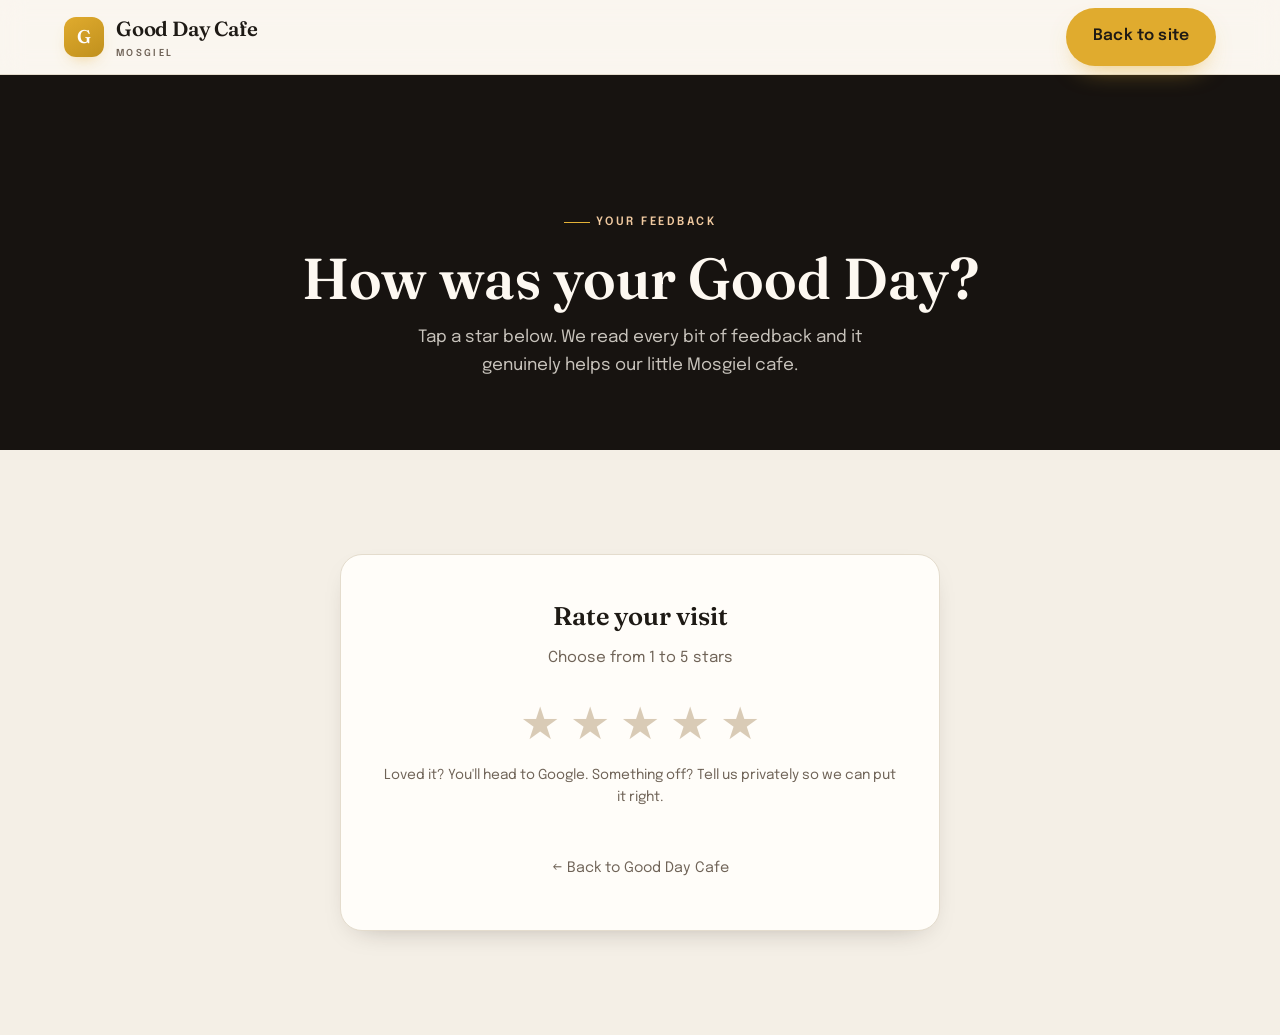
<file: review.html>
<!DOCTYPE html>
<html lang="en-NZ">
<head>
<meta charset="UTF-8">
<meta name="viewport" content="width=device-width, initial-scale=1.0">
<title>Leave a Review | Good Day Cafe, Mosgiel</title>
<meta name="description" content="Tell us how we did at Good Day Cafe in Mosgiel — your feedback helps our wee cafe keep pouring good coffee.">
<link rel="icon" href="data:image/svg+xml,%3Csvg xmlns='http://www.w3.org/2000/svg' viewBox='0 0 40 40'%3E%3Crect width='40' height='40' rx='10' fill='%23c65d3b'/%3E%3Ctext x='50%25' y='55%25' font-family='Georgia,serif' font-size='22' fill='white' text-anchor='middle' dominant-baseline='middle'%3EG%3C/text%3E%3C/svg%3E">
<link rel="preconnect" href="https://fonts.googleapis.com">
<link rel="preconnect" href="https://fonts.gstatic.com" crossorigin>
<link href="https://fonts.googleapis.com/css2?family=Fraunces:opsz,wght@9..144,400;9..144,500;9..144,600;9..144,700&family=Epilogue:wght@400;500;600;700&display=swap" rel="stylesheet">
<link rel="stylesheet" href="styles.css">
<style>
.stars-pick{display:flex;justify-content:center;gap:10px;margin:30px 0 8px}
.stars-pick button{background:none;border:none;font-size:2.8rem;cursor:pointer;color:#d9cbb6;transition:transform .15s,color .2s;line-height:1;padding:0}
.stars-pick button:hover{transform:scale(1.15)}
.stars-pick button.lit{color:var(--gold)}
.rate-card{max-width:600px;margin:0 auto;background:var(--paper);border:1px solid var(--line);border-radius:var(--radius-lg);padding:48px 40px;text-align:center;box-shadow:var(--shadow-soft)}
.rate-hint{color:var(--muted);font-size:.95rem;min-height:1.4em}
.back{display:inline-flex;align-items:center;gap:8px;color:var(--muted);font-size:.9rem;margin-top:34px}
.back:hover{color:var(--accent-deep)}
</style>
</head>
<body>
<header class="nav">
  <div class="wrap nav__inner">
    <a class="brand" href="index.html"><span class="brand__mark">G</span><span>Good Day Cafe<small>Mosgiel</small></span></a>
    <div class="nav__cta"><a class="btn btn--primary" href="index.html">Back to site</a></div>
  </div>
</header>

<section class="subhero">
  <div class="wrap">
    <span class="eyebrow hero__eyebrow" style="justify-content:center;display:inline-flex">Your feedback</span>
    <h1>How was your Good Day?</h1>
    <p>Tap a star below. We read every bit of feedback and it genuinely helps our little Mosgiel cafe.</p>
  </div>
</section>

<section class="section section--bone">
  <div class="wrap">
    <div class="rate-card reveal in">
      <h2 style="font-size:1.6rem;margin-bottom:6px">Rate your visit</h2>
      <p class="rate-hint" id="hint">Choose from 1 to 5 stars</p>
      <div class="stars-pick" id="stars">
        <button data-v="1" aria-label="1 star">★</button>
        <button data-v="2" aria-label="2 stars">★</button>
        <button data-v="3" aria-label="3 stars">★</button>
        <button data-v="4" aria-label="4 stars">★</button>
        <button data-v="5" aria-label="5 stars">★</button>
      </div>
      <p style="color:var(--muted);font-size:.86rem;margin-top:18px">Loved it? You'll head to Google. Something off? Tell us privately so we can put it right.</p>
      <a class="back" href="index.html">← Back to Good Day Cafe</a>
    </div>
  </div>
</section>

<script>
// 4-5 stars -> Google review; 1-3 -> private feedback
var GOOGLE_REVIEW_URL="https://g.page/r/PLACEHOLDER/review";
var stars=document.querySelectorAll('#stars button');
var hint=document.getElementById('hint');
var msgs={1:"Sorry to hear that — let's make it right.",2:"We'd like to know what let you down.",3:"Thanks — tell us how we can do better.",4:"Great! Share it on Google?",5:"Wonderful! Share the love on Google?"};
stars.forEach(function(btn){
  var v=+btn.dataset.v;
  btn.addEventListener('mouseenter',function(){paint(v)});
  btn.addEventListener('focus',function(){paint(v)});
  btn.addEventListener('click',function(){
    if(v>=4){window.location.href=GOOGLE_REVIEW_URL;}
    else{window.location.href="private.html?rating="+v;}
  });
});
document.getElementById('stars').addEventListener('mouseleave',function(){paint(0);hint.textContent="Choose from 1 to 5 stars";});
function paint(v){stars.forEach(function(b){b.classList.toggle('lit',+b.dataset.v<=v)});if(v)hint.textContent=msgs[v];}
</script>
</body>
</html>
</file>
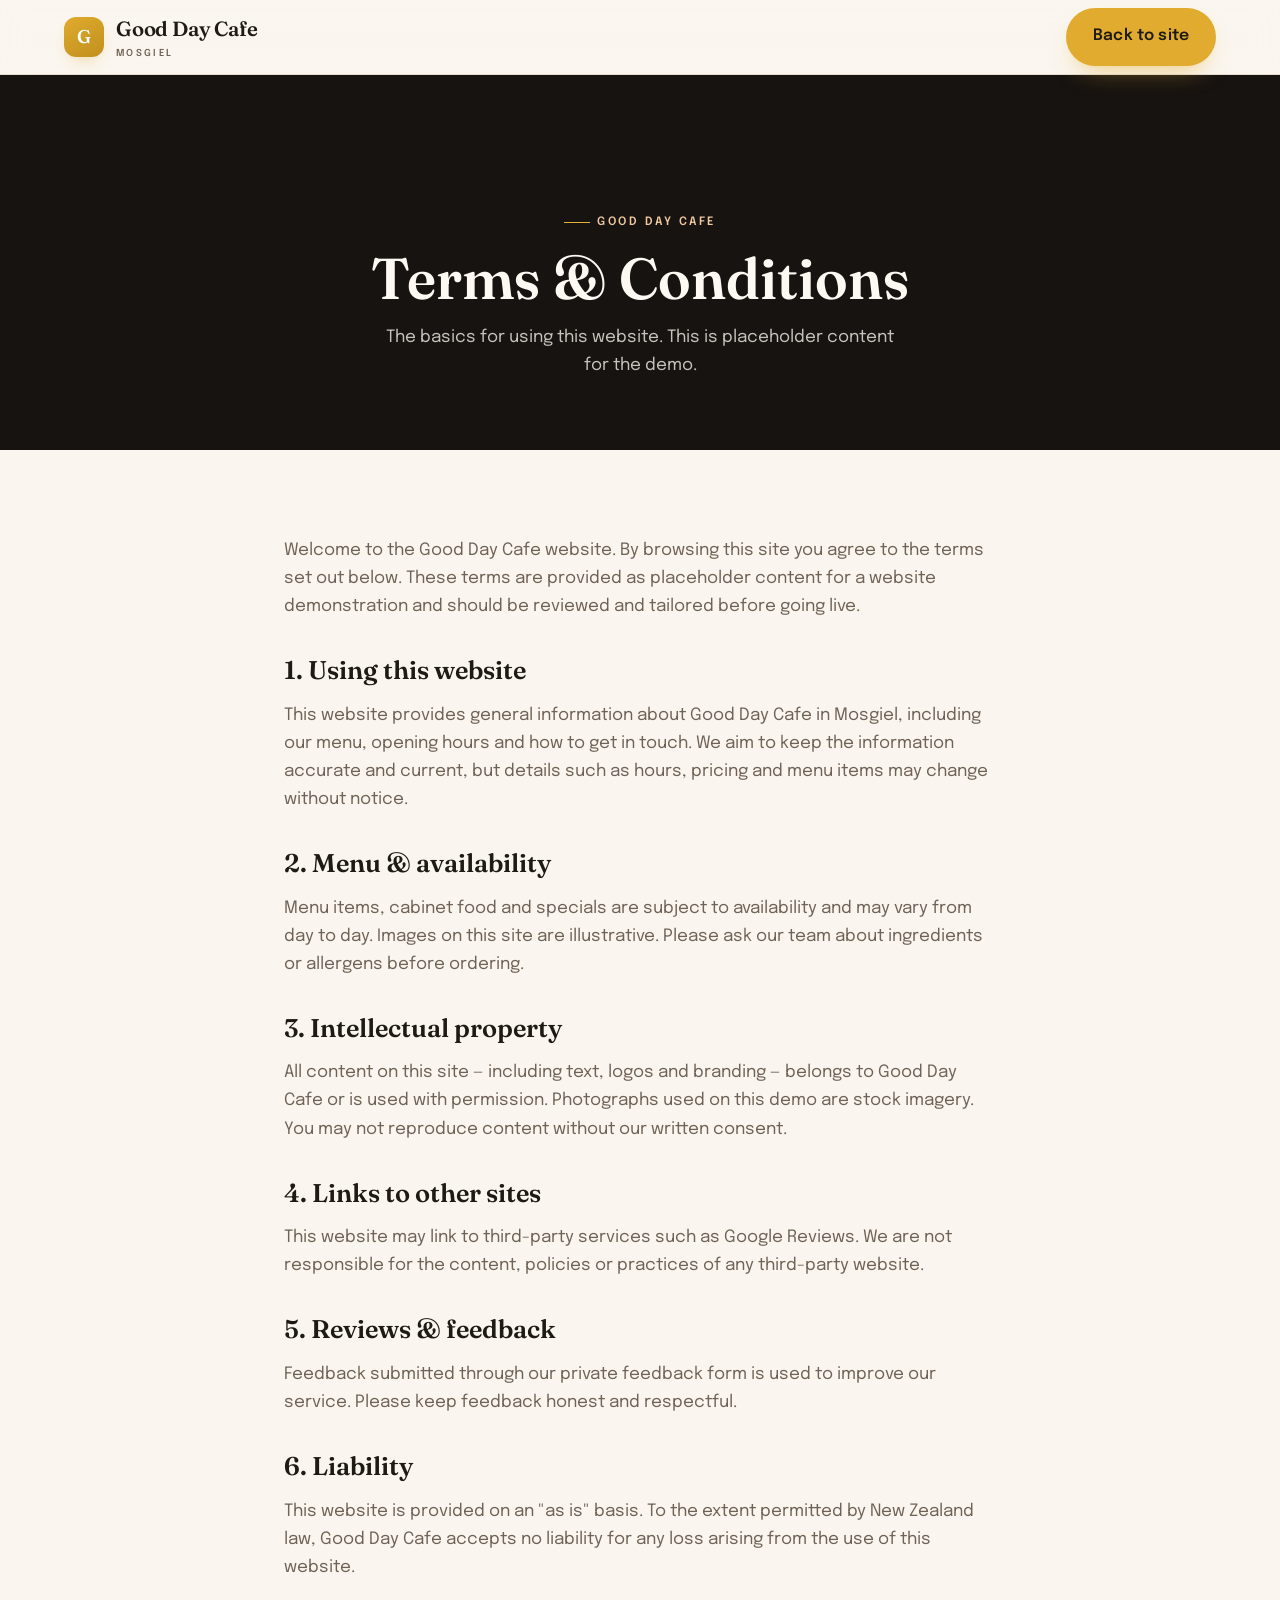
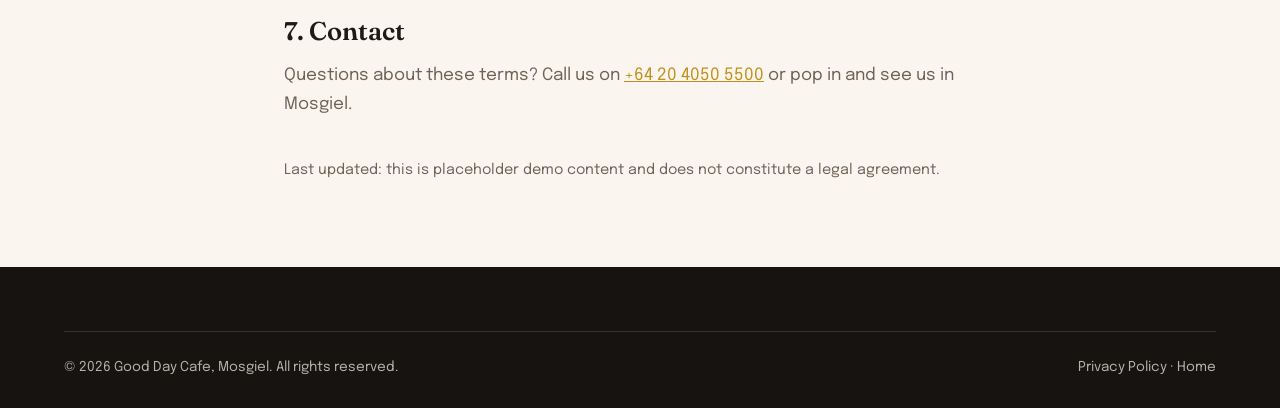
<file: terms.html>
<!DOCTYPE html>
<html lang="en-NZ">
<head>
<meta charset="UTF-8">
<meta name="viewport" content="width=device-width, initial-scale=1.0">
<title>Terms &amp; Conditions | Good Day Cafe, Mosgiel</title>
<meta name="description" content="Terms and conditions for the Good Day Cafe website, Mosgiel.">
<link rel="icon" href="data:image/svg+xml,%3Csvg xmlns='http://www.w3.org/2000/svg' viewBox='0 0 40 40'%3E%3Crect width='40' height='40' rx='10' fill='%23c65d3b'/%3E%3Ctext x='50%25' y='55%25' font-family='Georgia,serif' font-size='22' fill='white' text-anchor='middle' dominant-baseline='middle'%3EG%3C/text%3E%3C/svg%3E">
<link rel="preconnect" href="https://fonts.googleapis.com">
<link rel="preconnect" href="https://fonts.gstatic.com" crossorigin>
<link href="https://fonts.googleapis.com/css2?family=Fraunces:opsz,wght@9..144,400;9..144,500;9..144,600;9..144,700&family=Epilogue:wght@400;500;600;700&display=swap" rel="stylesheet">
<link rel="stylesheet" href="styles.css">
</head>
<body>
<header class="nav">
  <div class="wrap nav__inner">
    <a class="brand" href="index.html"><span class="brand__mark">G</span><span>Good Day Cafe<small>Mosgiel</small></span></a>
    <div class="nav__cta"><a class="btn btn--primary" href="index.html">Back to site</a></div>
  </div>
</header>

<section class="subhero">
  <div class="wrap">
    <span class="eyebrow hero__eyebrow" style="justify-content:center;display:inline-flex">Good Day Cafe</span>
    <h1>Terms &amp; Conditions</h1>
    <p>The basics for using this website. This is placeholder content for the demo.</p>
  </div>
</section>

<div class="prose">
  <p>Welcome to the Good Day Cafe website. By browsing this site you agree to the terms set out below. These terms are provided as placeholder content for a website demonstration and should be reviewed and tailored before going live.</p>

  <h2>1. Using this website</h2>
  <p>This website provides general information about Good Day Cafe in Mosgiel, including our menu, opening hours and how to get in touch. We aim to keep the information accurate and current, but details such as hours, pricing and menu items may change without notice.</p>

  <h2>2. Menu &amp; availability</h2>
  <p>Menu items, cabinet food and specials are subject to availability and may vary from day to day. Images on this site are illustrative. Please ask our team about ingredients or allergens before ordering.</p>

  <h2>3. Intellectual property</h2>
  <p>All content on this site — including text, logos and branding — belongs to Good Day Cafe or is used with permission. Photographs used on this demo are stock imagery. You may not reproduce content without our written consent.</p>

  <h2>4. Links to other sites</h2>
  <p>This website may link to third-party services such as Google Reviews. We are not responsible for the content, policies or practices of any third-party website.</p>

  <h2>5. Reviews &amp; feedback</h2>
  <p>Feedback submitted through our private feedback form is used to improve our service. Please keep feedback honest and respectful.</p>

  <h2>6. Liability</h2>
  <p>This website is provided on an "as is" basis. To the extent permitted by New Zealand law, Good Day Cafe accepts no liability for any loss arising from the use of this website.</p>

  <h2>7. Contact</h2>
  <p>Questions about these terms? Call us on <a href="tel:+642040505500">+64 20 4050 5500</a> or pop in and see us in Mosgiel.</p>

  <p style="margin-top:40px;font-size:.9rem">Last updated: this is placeholder demo content and does not constitute a legal agreement.</p>
</div>

<footer class="footer">
  <div class="wrap">
    <div class="footer__bottom" style="border-top:1px solid rgba(244,239,230,.14);padding-top:24px">
      <span>&copy; <span id="yr"></span> Good Day Cafe, Mosgiel. All rights reserved.</span>
      <span><a href="privacy.html">Privacy Policy</a> &middot; <a href="index.html">Home</a></span>
    </div>
  </div>
</footer>
<script>document.getElementById('yr').textContent=new Date().getFullYear();</script>
</body>
</html>
</file>
<file: styles.css>
/* Good Day Cafe — Mosgiel | Crafted archetype
   Fonts: Fraunces (display) + Epilogue (body) | Accent: terracotta */

:root{
  --bone:#f4efe6;
  --cream:#faf6ef;
  --paper:#fffdf9;
  --espresso:#171310;
  --espresso-2:#241d15;
  --ink:#1e1a15;
  --muted:#6f6357;
  --line:#e4dccd;
  --accent:#e0ab2e;
  --accent-deep:#c0901d;
  --gold:#e4b237;
  --radius:16px;
  --radius-lg:22px;
  --shadow:0 18px 44px -24px rgba(36,26,20,.5);
  --shadow-soft:0 10px 30px -18px rgba(36,26,20,.4);
  --maxw:1200px;
  --img-filter:saturate(1.05) contrast(1.03);
}

*{box-sizing:border-box}
html{scroll-behavior:smooth}
body{
  margin:0;
  font-family:'Epilogue',system-ui,sans-serif;
  color:var(--ink);
  background:var(--cream);
  line-height:1.65;
  font-size:17px;
  -webkit-font-smoothing:antialiased;
}
img{image-orientation:from-image;max-width:100%;display:block}
h1,h2,h3,h4{font-family:'Fraunces',Georgia,serif;font-weight:600;line-height:1.08;color:var(--ink);margin:0}
a{color:inherit;text-decoration:none}
.wrap{max-width:var(--maxw);margin:0 auto;padding:0 24px}
.eyebrow{
  font-family:'Epilogue',sans-serif;
  text-transform:uppercase;letter-spacing:.22em;
  font-size:.72rem;font-weight:600;color:var(--accent-deep);
  display:inline-flex;align-items:center;gap:.6em;margin-bottom:16px;
}
.eyebrow::before{content:"";width:26px;height:1.5px;background:var(--accent);display:inline-block}
.badge{
  display:inline-block;font-size:.66rem;letter-spacing:.16em;text-transform:uppercase;
  font-weight:600;color:var(--muted);border:1px solid var(--line);
  padding:5px 11px;border-radius:999px;background:var(--paper);margin-bottom:18px;
}
.section{padding:104px 0}
.section--bone{background:var(--bone)}
.section--cream{background:var(--cream)}
.section--paper{background:var(--paper)}
.section-head{max-width:640px;margin-bottom:52px}
.section-head h2{font-size:clamp(2.1rem,4.6vw,3.3rem);letter-spacing:-.01em}
.section-head p{color:var(--muted);font-size:1.05rem;margin:16px 0 0}

/* Buttons */
.btn{
  display:inline-flex;align-items:center;gap:.55em;justify-content:center;
  font-family:'Epilogue',sans-serif;font-weight:600;font-size:.98rem;
  padding:15px 26px;border-radius:999px;cursor:pointer;border:1.5px solid transparent;
  transition:transform .25s ease,background .25s ease,color .25s ease,box-shadow .25s ease;
  letter-spacing:.01em;
}
.btn--primary{background:var(--accent);color:var(--ink);box-shadow:0 12px 26px -12px rgba(224,171,46,.7)}
.btn--primary:hover{background:var(--accent-deep);transform:translateY(-2px)}
.btn--ghost{background:transparent;color:var(--ink);border-color:var(--line)}
.btn--ghost:hover{border-color:var(--accent);color:var(--accent-deep);transform:translateY(-2px)}
.btn--light{background:#fff;color:var(--espresso)}
.btn--light:hover{transform:translateY(-2px);box-shadow:var(--shadow-soft)}
.btn--onDark{background:transparent;color:#f4efe6;border-color:rgba(244,239,230,.35)}
.btn--onDark:hover{border-color:#fff;color:#fff;transform:translateY(-2px)}
.btn--lg{padding:17px 32px;font-size:1.02rem}

/* Nav */
.nav{
  position:sticky;top:0;z-index:60;
  background:rgba(250,246,239,.82);backdrop-filter:blur(12px);
  border-bottom:1px solid var(--line);
}
.nav__inner{display:flex;align-items:center;justify-content:space-between;height:74px}
.brand{display:flex;align-items:center;gap:12px;font-family:'Fraunces',serif;font-weight:600;font-size:1.28rem;letter-spacing:-.01em}
.brand__mark{
  width:40px;height:40px;border-radius:12px;flex:none;
  background:linear-gradient(150deg,var(--accent),var(--accent-deep));
  color:#fff;display:grid;place-items:center;font-family:'Fraunces',serif;font-size:1.15rem;
  box-shadow:0 8px 18px -10px rgba(224,171,46,.8);
}
.brand small{display:block;font-family:'Epilogue',sans-serif;font-size:.6rem;letter-spacing:.24em;text-transform:uppercase;color:var(--muted);font-weight:600;margin-top:1px}
.brand__img{height:46px;width:auto;display:block}
.brand__town{font-family:'Epilogue',sans-serif;font-size:.6rem;letter-spacing:.24em;text-transform:uppercase;color:var(--muted);font-weight:600;padding-left:12px;border-left:1px solid var(--line);align-self:center}
.nav__links{display:flex;align-items:center;gap:30px}
.nav__links a{font-size:.92rem;color:var(--muted);font-weight:500;transition:color .2s}
.nav__links a:hover{color:var(--accent-deep)}
.nav__cta{display:flex;align-items:center;gap:14px}
.nav__phone{font-weight:600;font-size:.92rem;color:var(--ink);display:none}
.nav__toggle{display:none;background:none;border:none;font-size:1.5rem;cursor:pointer;color:var(--ink)}
@media(max-width:900px){
  .nav__links{display:none}
  .nav__toggle{display:block}
  .nav__phone{display:none}
}

/* Hero */
.hero{position:relative;min-height:92vh;display:flex;align-items:flex-end;background:var(--espresso);overflow:hidden}
.hero__slides{position:absolute;inset:0;z-index:0}
.hero__slide{
  position:absolute;inset:0;background-size:cover;background-position:center;
  opacity:0;transition:opacity 1.6s ease;transform:scale(1.06);animation:kenburns 20s linear infinite;
}
.hero__slide.is-active{opacity:1}
@keyframes kenburns{0%{transform:scale(1.02)}100%{transform:scale(1.12)}}
.hero__scrim{position:absolute;inset:0;z-index:1;
  background:linear-gradient(180deg,rgba(36,26,20,.35) 0%,rgba(36,26,20,.5) 45%,rgba(36,26,20,.82) 100%);}
.hero__inner{position:relative;z-index:2;width:100%;padding-bottom:74px;padding-top:120px}
.hero__eyebrow{color:#f0c9a0}
.hero__eyebrow::before{background:var(--gold)}
.hero h1{color:#fdf8f1;font-size:clamp(2.6rem,6.4vw,5rem);letter-spacing:-.02em;max-width:16ch}
.hero p{color:rgba(244,239,230,.9);font-size:clamp(1.05rem,2vw,1.28rem);max-width:52ch;margin:22px 0 34px}
.hero__actions{display:flex;flex-wrap:wrap;gap:14px}
.hero__meta{display:flex;flex-wrap:wrap;gap:22px 34px;margin-top:40px;padding-top:26px;border-top:1px solid rgba(244,239,230,.18)}
.hero__meta div{color:#f4efe6}
.hero__meta span{display:block;font-size:.72rem;letter-spacing:.16em;text-transform:uppercase;color:#e0b088;margin-bottom:3px;font-weight:600}
.hero__meta strong{font-family:'Fraunces',serif;font-weight:600;font-size:1.08rem}
@media(prefers-reduced-motion:reduce){
  .hero__slide{animation:none;transition:none}
  .hero__slide:not(.is-active){opacity:0}
}

/* Trust strip */
.trust{background:var(--espresso);color:#f4efe6}
.trust .wrap{display:grid;grid-template-columns:repeat(3,1fr);gap:34px;padding-top:56px;padding-bottom:56px}
.trust__item{display:flex;gap:16px;align-items:flex-start}
.trust__ico{width:46px;height:46px;flex:none;border-radius:12px;border:1px solid rgba(244,239,230,.2);display:grid;place-items:center;color:var(--gold)}
.trust__item h3{font-size:1.12rem;color:#fdf8f1;margin-bottom:4px}
.trust__item p{margin:0;color:rgba(244,239,230,.72);font-size:.92rem;line-height:1.5}
@media(max-width:760px){.trust .wrap{grid-template-columns:1fr;gap:24px}}

/* Services */
.svc-grid{display:grid;grid-template-columns:repeat(3,1fr);gap:24px}
.svc{
  background:var(--paper);border:1px solid var(--line);border-radius:var(--radius-lg);
  padding:32px 28px;transition:transform .3s ease,box-shadow .3s ease,border-color .3s ease;
}
.svc:hover{transform:translateY(-6px);box-shadow:var(--shadow);border-color:#e8d9c2}
.svc__ico{width:52px;height:52px;border-radius:14px;background:rgba(224,171,46,.1);color:var(--accent-deep);display:grid;place-items:center;margin-bottom:20px}
.svc h3{font-size:1.32rem;margin-bottom:10px}
.svc p{margin:0;color:var(--muted);font-size:.96rem}
@media(max-width:900px){.svc-grid{grid-template-columns:1fr}}

/* About */
.about{display:grid;grid-template-columns:0.9fr 1.1fr;gap:60px;align-items:center}
.about__media{position:relative}
.about__media img{width:100%;aspect-ratio:4/3;object-fit:cover;border-radius:var(--radius-lg);filter:var(--img-filter);box-shadow:var(--shadow)}
.about__tag{position:absolute;left:-14px;bottom:-14px;background:var(--accent);color:#fff;padding:16px 20px;border-radius:14px;box-shadow:var(--shadow-soft)}
.about__tag strong{font-family:'Fraunces',serif;font-size:1.5rem;display:block;line-height:1}
.about__tag span{font-size:.74rem;letter-spacing:.12em;text-transform:uppercase;opacity:.9}
.about__body p{color:var(--muted);margin:0 0 18px}
.checklist{list-style:none;padding:0;margin:26px 0 0;display:grid;gap:14px}
.checklist li{display:flex;gap:12px;align-items:flex-start;font-weight:500;color:var(--ink)}
.checklist svg{flex:none;color:var(--accent);margin-top:3px}
@media(max-width:860px){.about{grid-template-columns:1fr;gap:40px}.about__media img{aspect-ratio:16/10}}

/* Crew */
.crew-grid{display:grid;grid-template-columns:repeat(3,1fr);gap:24px}
.crew{background:var(--paper);border:1px solid var(--line);border-radius:var(--radius-lg);padding:32px 26px;text-align:center;transition:transform .3s,box-shadow .3s}
.crew:hover{transform:translateY(-5px);box-shadow:var(--shadow)}
.crew__avatar{width:82px;height:82px;border-radius:50%;margin:0 auto 18px;background:var(--espresso);color:var(--gold);display:grid;place-items:center;font-family:'Fraunces',serif;font-size:1.6rem;border:2px solid var(--accent);box-shadow:0 0 0 5px rgba(224,171,46,.09)}
.crew h3{font-size:1.16rem;margin-bottom:4px}
.crew .role{color:var(--accent-deep);font-weight:600;font-size:.82rem;letter-spacing:.06em;text-transform:uppercase;margin-bottom:12px}
.crew p{margin:0;color:var(--muted);font-size:.92rem}
@media(max-width:860px){.crew-grid{grid-template-columns:1fr}}

/* Gallery (masonry, natural aspect) */
.gallery{column-count:3;column-gap:18px}
.gallery img{width:100%;height:auto;border-radius:var(--radius);margin-bottom:18px;break-inside:avoid;filter:var(--img-filter);box-shadow:var(--shadow-soft)}
@media(max-width:860px){.gallery{column-count:2}}
@media(max-width:520px){.gallery{column-count:1}}

/* Reviews */
.rev-grid{display:grid;grid-template-columns:repeat(3,1fr);gap:24px}
.rev{background:var(--paper);border:1px solid var(--line);border-radius:var(--radius-lg);padding:30px 28px;display:flex;flex-direction:column}
.rev__stars{color:var(--gold);letter-spacing:2px;margin-bottom:14px;font-size:1.05rem}
.rev p{margin:0 0 22px;color:var(--ink);font-size:1rem;font-style:italic}
.rev__who{margin-top:auto;display:flex;align-items:center;gap:12px}
.rev__ini{width:42px;height:42px;border-radius:50%;background:rgba(224,171,46,.12);color:var(--accent-deep);display:grid;place-items:center;font-weight:700;font-size:.9rem}
.rev__who strong{display:block;font-size:.95rem}
.rev__who span{font-size:.82rem;color:var(--muted)}
@media(max-width:900px){.rev-grid{grid-template-columns:1fr}}

/* Review funnel banner */
.funnel{background:var(--espresso-2);color:#f4efe6;text-align:center;position:relative;overflow:hidden}
.funnel::after{content:"";position:absolute;inset:0;background:radial-gradient(circle at 50% -20%,rgba(201,162,75,.18),transparent 60%)}
.funnel .wrap{position:relative;z-index:1;padding-top:88px;padding-bottom:88px}
.funnel h2{color:#fdf8f1;font-size:clamp(1.9rem,4vw,2.8rem);max-width:20ch;margin:0 auto}
.funnel__stars{color:var(--gold);font-size:1.7rem;letter-spacing:6px;margin:20px 0 8px}
.funnel p{color:rgba(244,239,230,.8);max-width:48ch;margin:12px auto 30px}

/* Contact */
.contact-grid{display:grid;grid-template-columns:1fr 1fr;gap:48px;align-items:center}
.contact__card{background:var(--paper);border:1px solid var(--line);border-radius:var(--radius-lg);padding:38px 34px;box-shadow:var(--shadow-soft)}
.contact__row{display:flex;gap:16px;align-items:flex-start;padding:18px 0;border-bottom:1px solid var(--line)}
.contact__row:last-child{border-bottom:none}
.contact__ico{width:44px;height:44px;flex:none;border-radius:12px;background:rgba(224,171,46,.1);color:var(--accent-deep);display:grid;place-items:center}
.contact__row span{display:block;font-size:.74rem;letter-spacing:.14em;text-transform:uppercase;color:var(--muted);font-weight:600;margin-bottom:2px}
.contact__row strong{font-size:1.05rem;font-weight:600}
.contact__actions{display:flex;flex-direction:column;gap:14px;margin-top:26px}
.contact__actions .btn{width:100%}
.contact__hours{margin-top:26px}
.contact__hours h3{font-size:1.15rem;margin-bottom:12px}
.hours-list{list-style:none;padding:0;margin:0}
.hours-list li{display:flex;justify-content:space-between;padding:9px 0;border-bottom:1px dashed var(--line);font-size:.95rem}
.hours-list li:last-child{border-bottom:none}
.hours-list span{color:var(--muted)}
@media(max-width:860px){.contact-grid{grid-template-columns:1fr;gap:32px}}

/* Footer */
.footer{background:var(--espresso);color:rgba(244,239,230,.72);padding:64px 0 30px}
.footer__top{display:grid;grid-template-columns:1.4fr 1fr 1fr;gap:40px;padding-bottom:40px;border-bottom:1px solid rgba(244,239,230,.14)}
.footer .brand{color:#fdf8f1}
.footer p{font-size:.92rem;max-width:34ch;margin:16px 0 0}
.footer h4{color:#fdf8f1;font-size:.8rem;letter-spacing:.16em;text-transform:uppercase;margin-bottom:16px;font-family:'Epilogue',sans-serif;font-weight:600}
.footer ul{list-style:none;padding:0;margin:0;display:grid;gap:10px}
.footer ul a{font-size:.94rem;color:rgba(244,239,230,.72);transition:color .2s}
.footer ul a:hover{color:var(--gold)}
.footer__bottom{display:flex;justify-content:space-between;align-items:center;padding-top:24px;font-size:.85rem;gap:16px;flex-wrap:wrap}
@media(max-width:760px){.footer__top{grid-template-columns:1fr;gap:30px}}

/* Reveal on scroll */
.reveal{opacity:0;transform:translateY(26px);transition:opacity .8s ease,transform .8s ease}
.reveal.in{opacity:1;transform:none}

/* Intro overlay */
.intro{position:fixed;inset:0;z-index:200;background:var(--cream);display:grid;place-items:center;transition:opacity .7s ease,visibility .7s}
.intro.hide{opacity:0;visibility:hidden}
.intro__logo{text-align:center;color:var(--ink);animation:intropop 1s ease}
.intro__img{width:clamp(150px,26vw,210px);height:auto;display:block;margin:0 auto 16px}
.intro__logo span{font-size:.7rem;letter-spacing:.28em;text-transform:uppercase;color:var(--muted)}
.intro__bar{width:120px;height:2px;background:rgba(30,26,21,.14);margin:20px auto 0;overflow:hidden;border-radius:2px}
.intro__bar i{display:block;height:100%;width:0;background:var(--gold);animation:load 1.3s ease forwards}
@keyframes intropop{from{opacity:0;transform:translateY(12px)}to{opacity:1;transform:none}}
@keyframes load{to{width:100%}}

/* Sub-page hero */
.subhero{background:var(--espresso);color:#f4efe6;padding:130px 0 70px;text-align:center}
.subhero h1{color:#fdf8f1;font-size:clamp(2.2rem,5vw,3.6rem);margin-bottom:14px}
.subhero p{color:rgba(244,239,230,.8);max-width:52ch;margin:0 auto}
.prose{max-width:760px;margin:0 auto;padding:70px 24px}
.prose h2{font-size:1.6rem;margin:36px 0 12px}
.prose h3{font-size:1.2rem;margin:26px 0 8px}
.prose p,.prose li{color:var(--muted)}
.prose ul{padding-left:20px}
.prose a{color:var(--accent-deep);text-decoration:underline}
</file>
